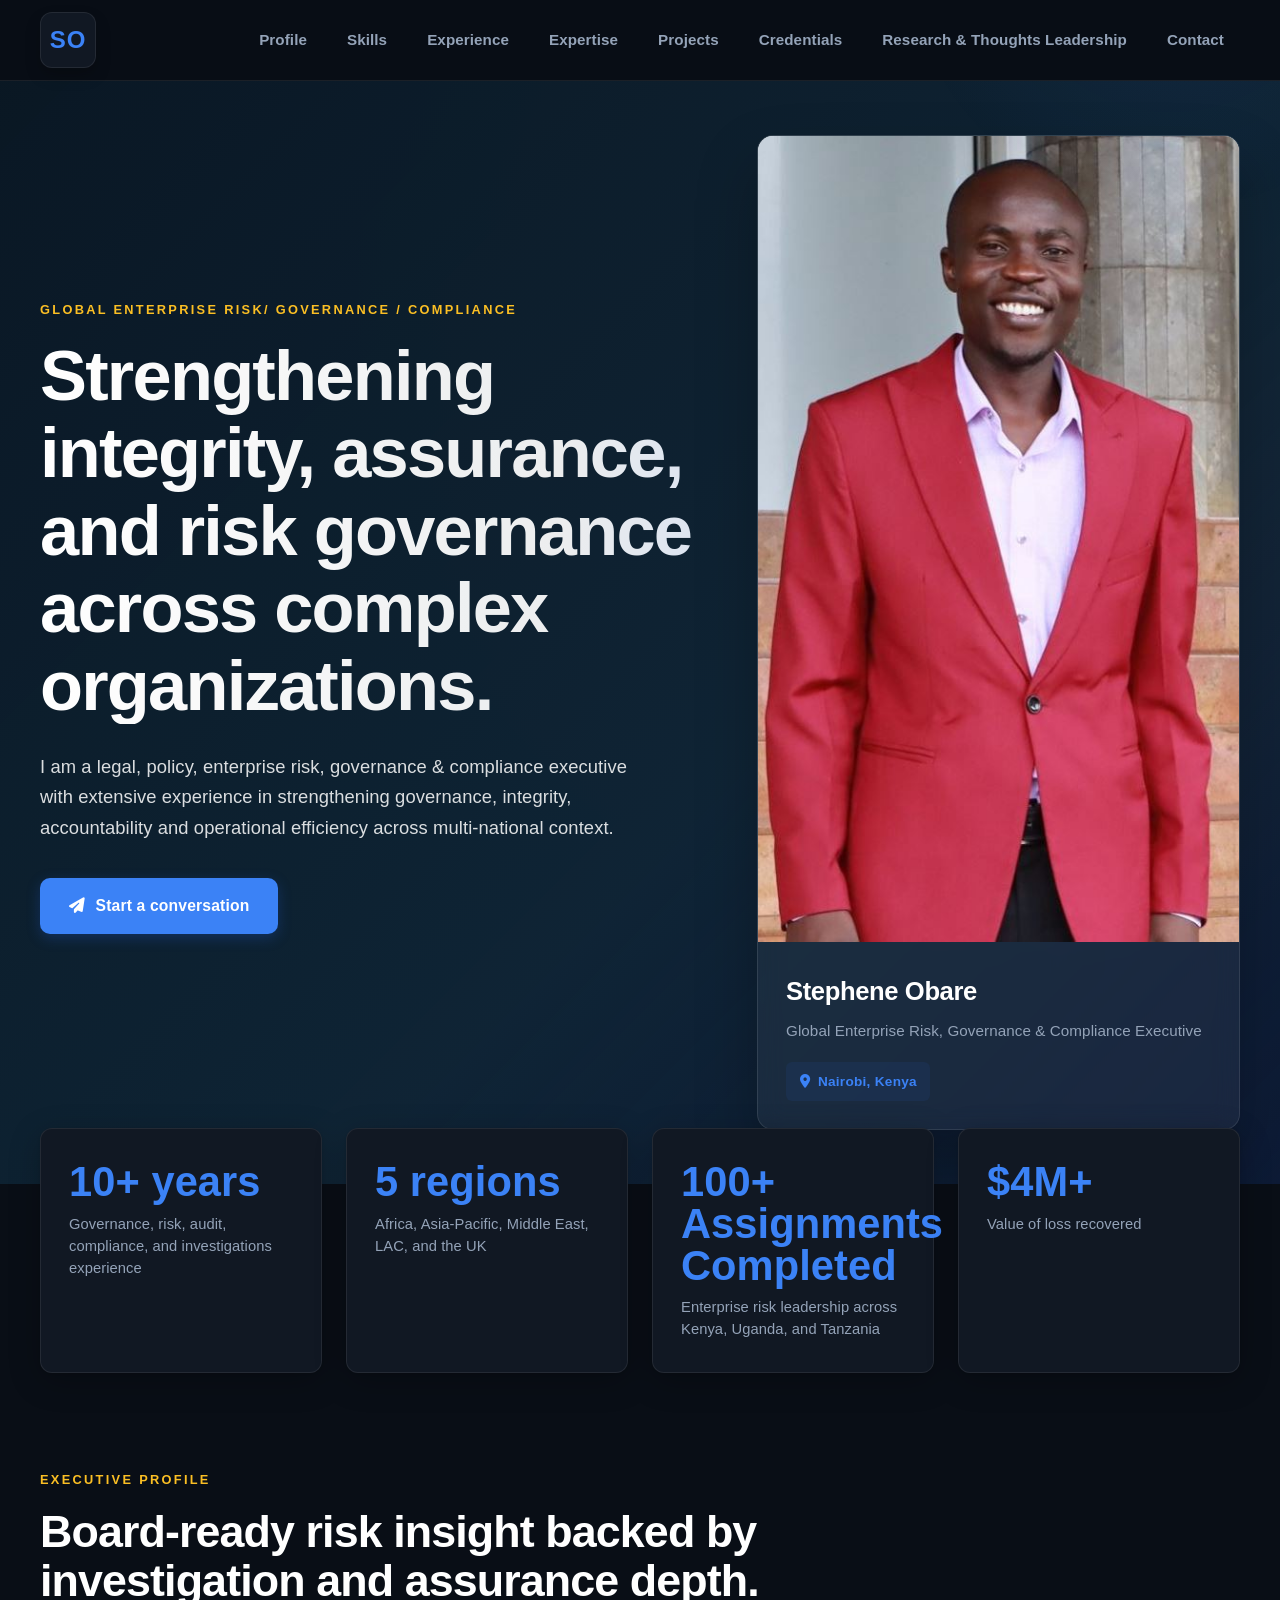
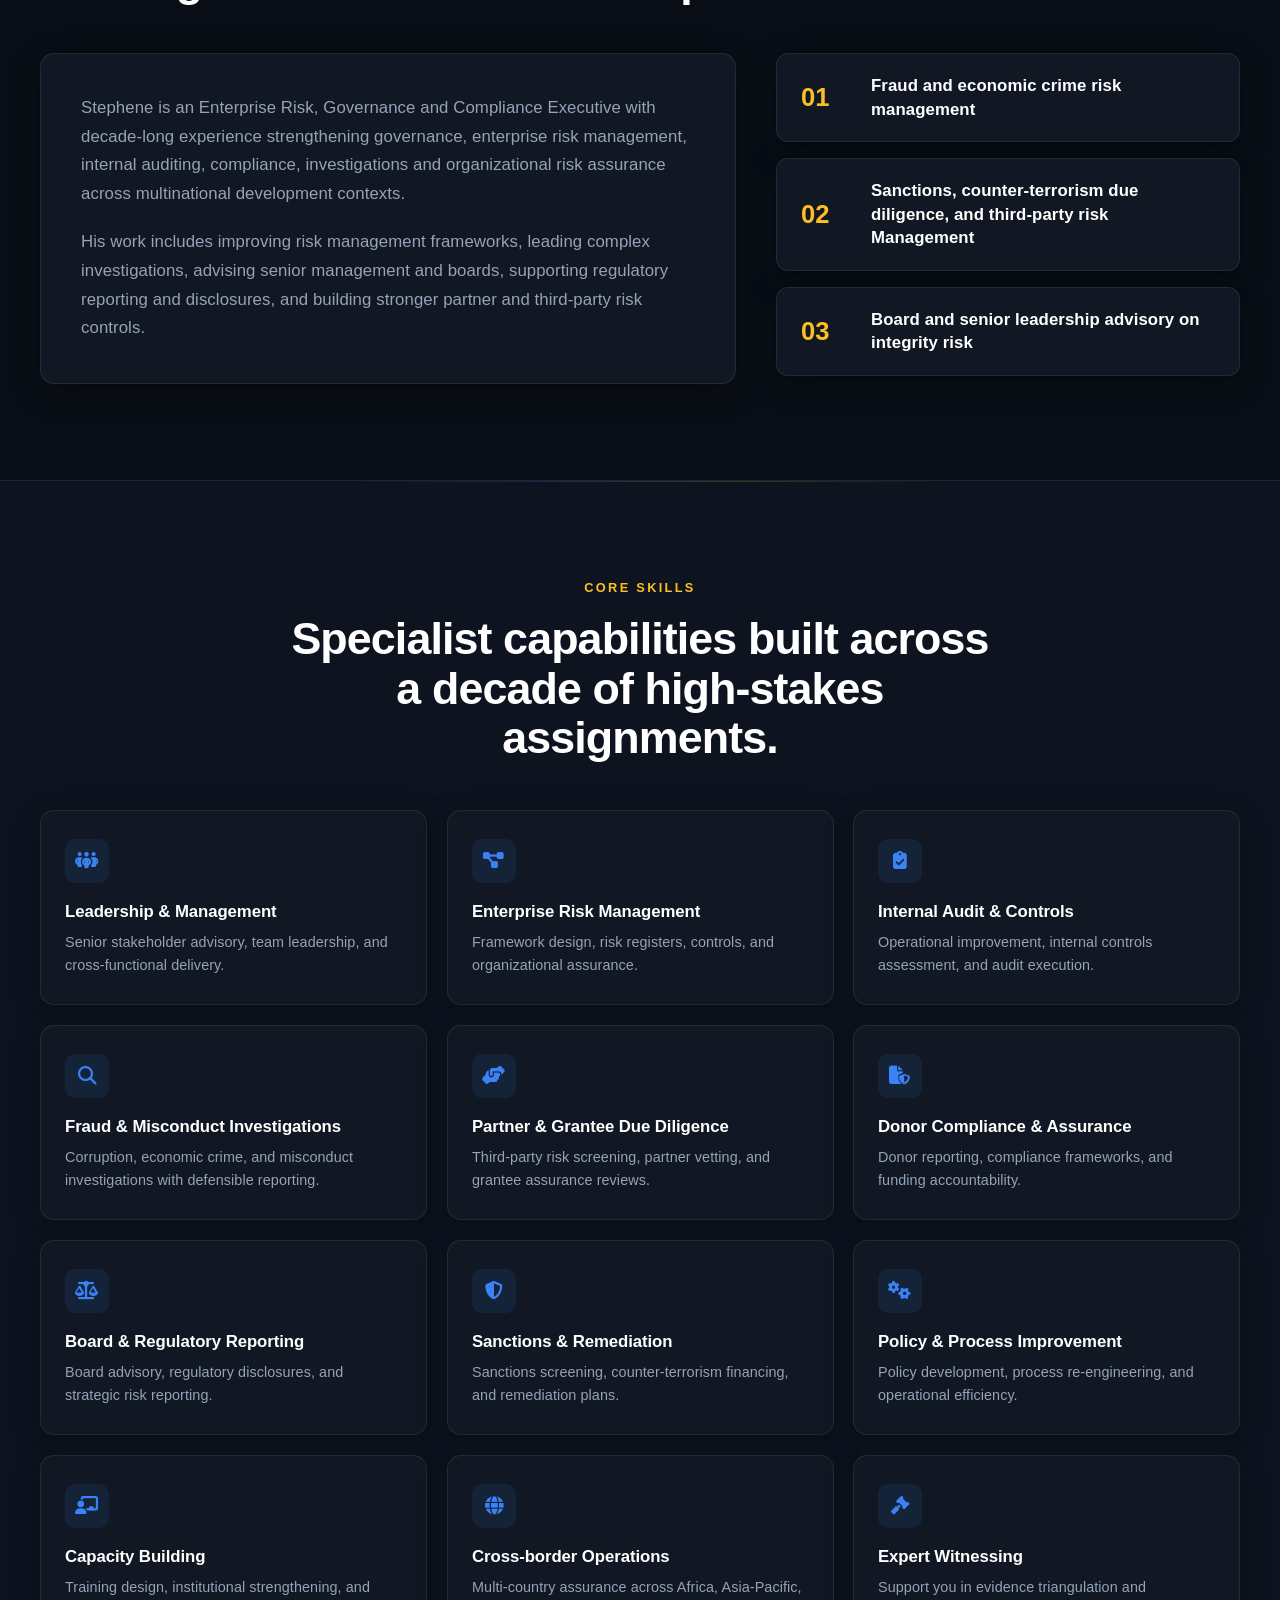
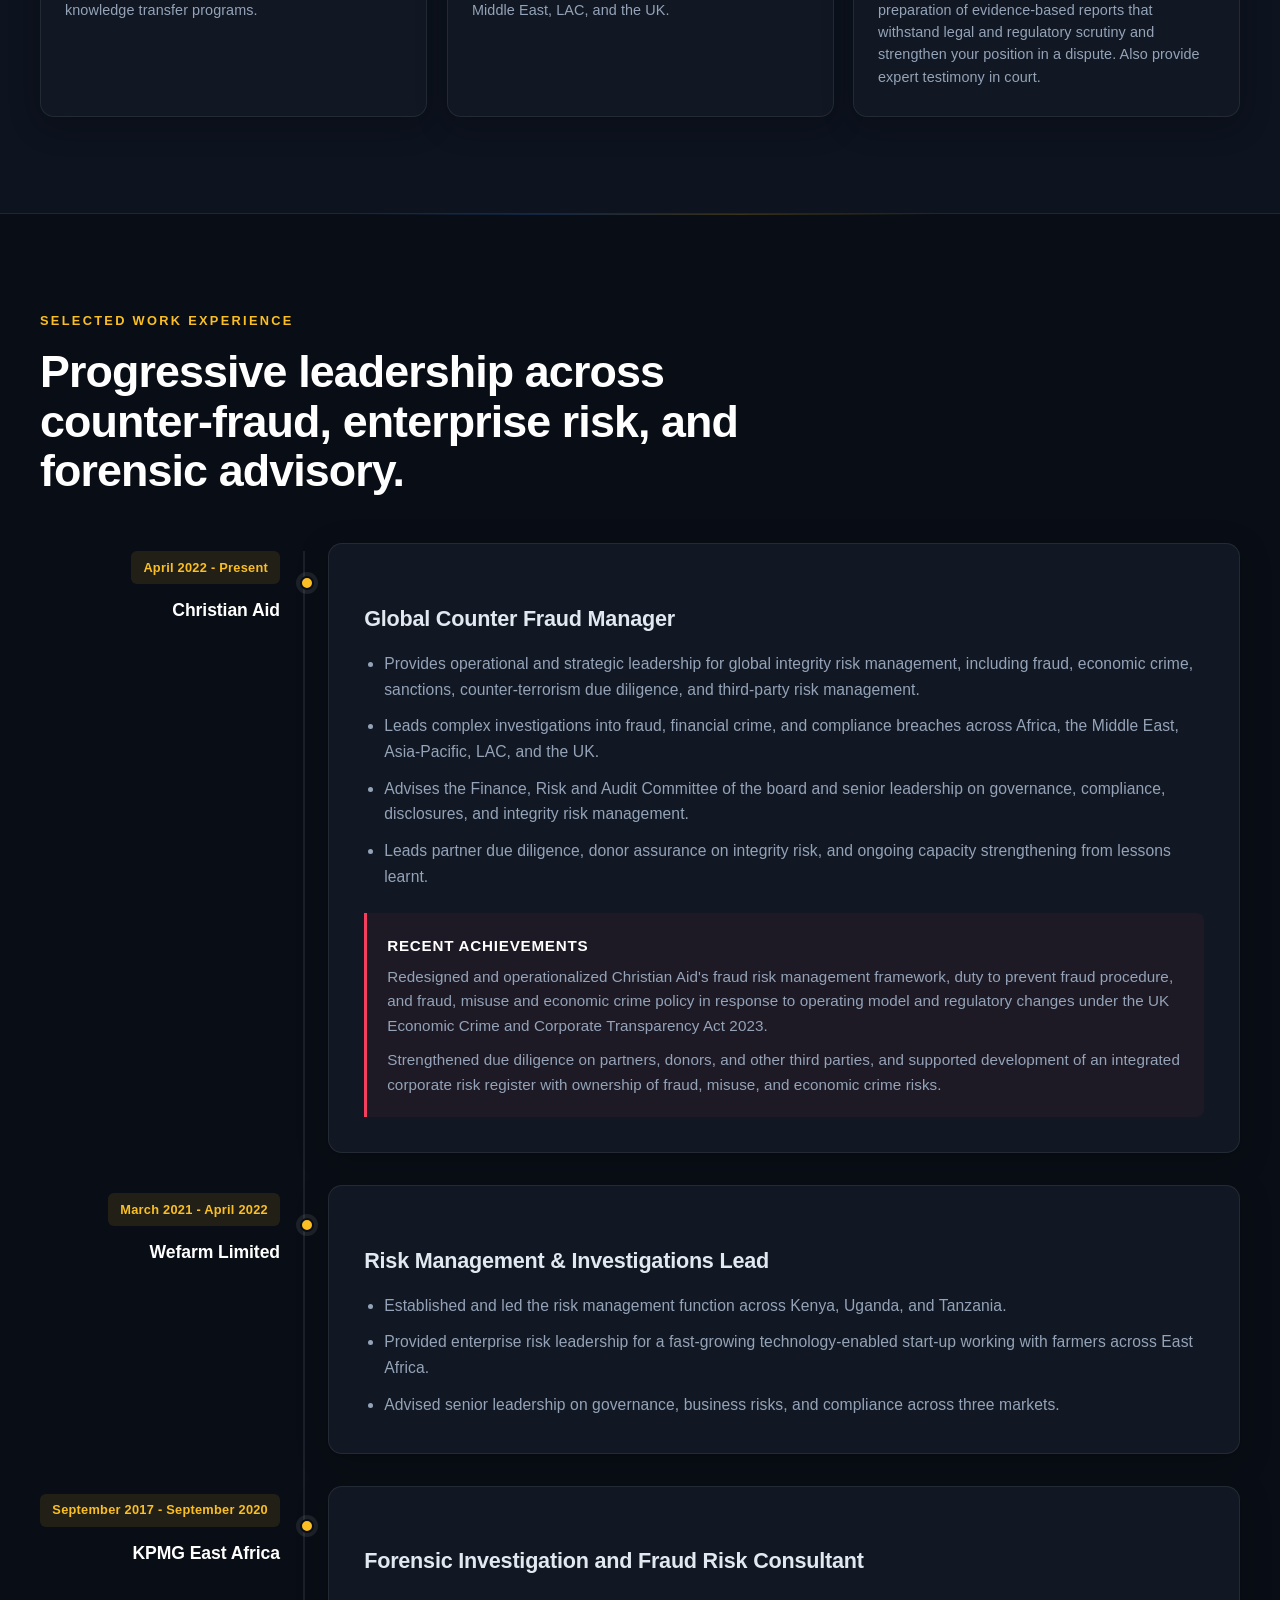
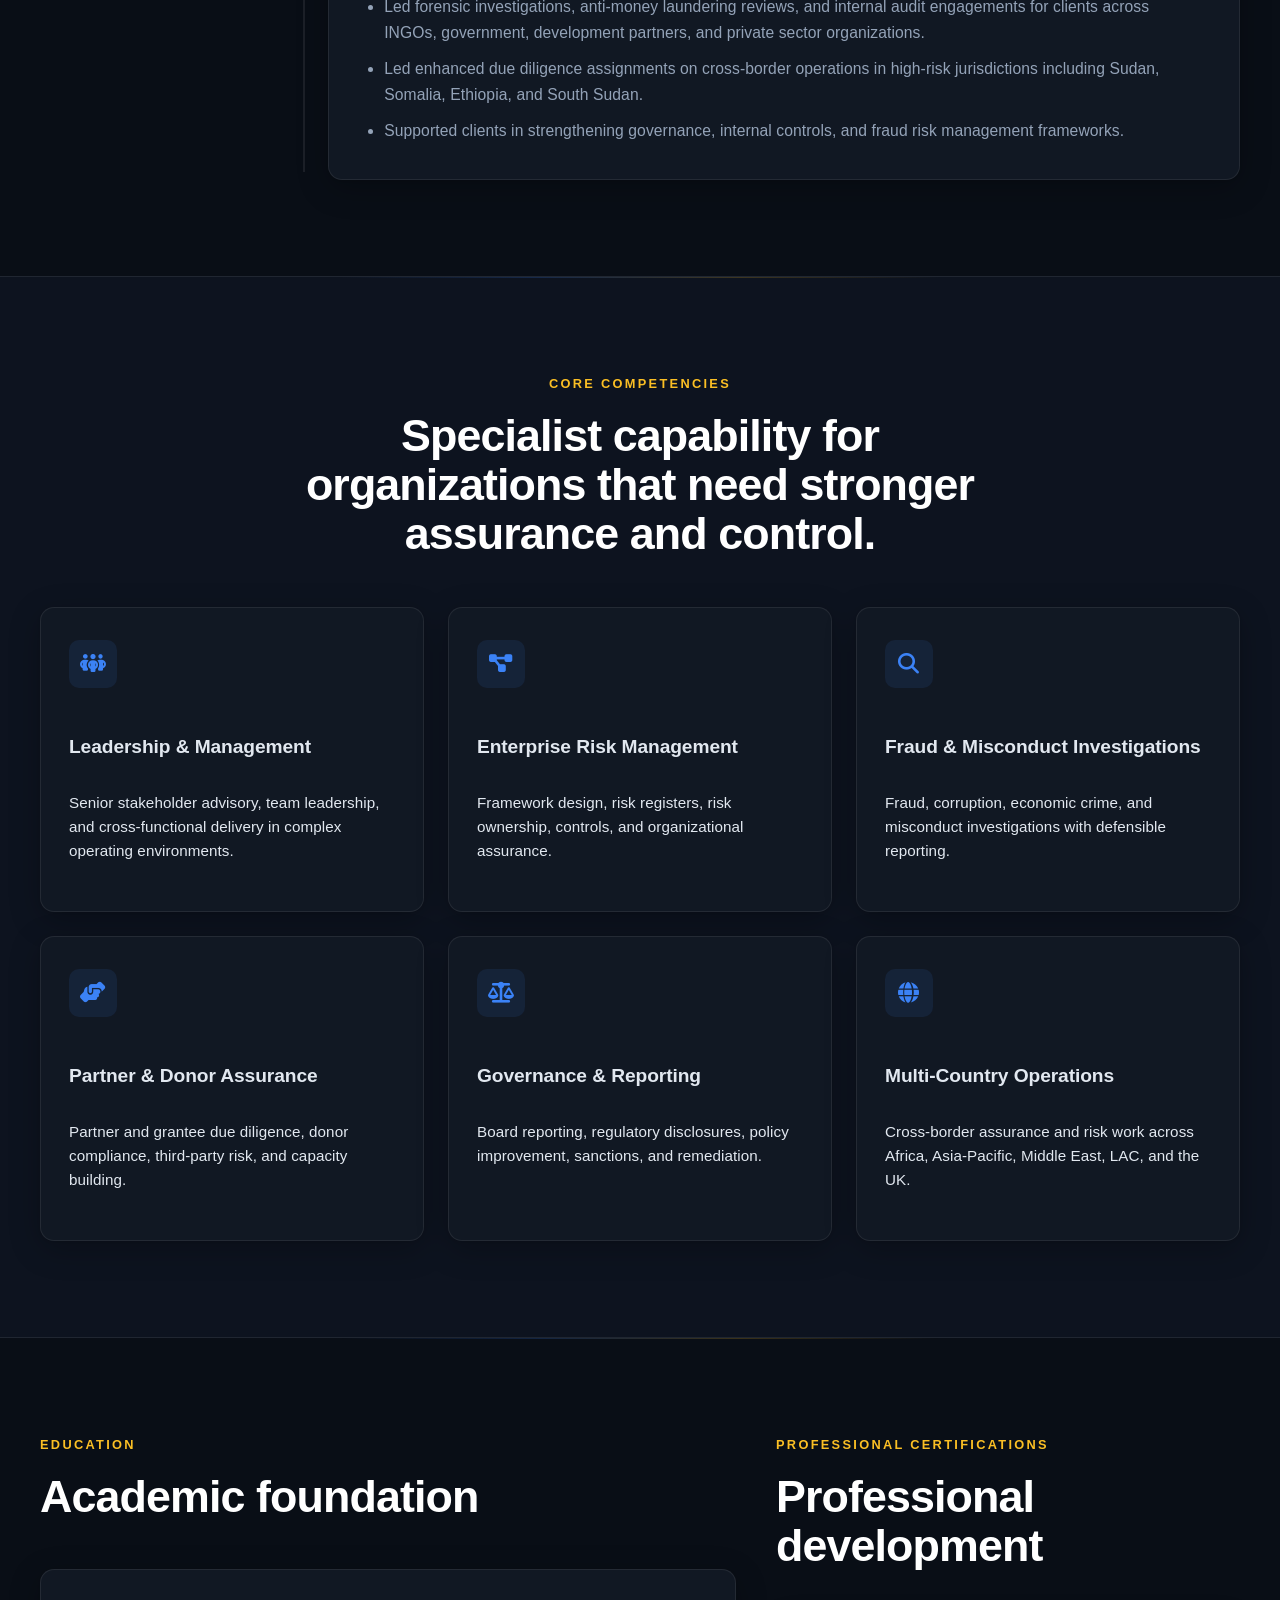
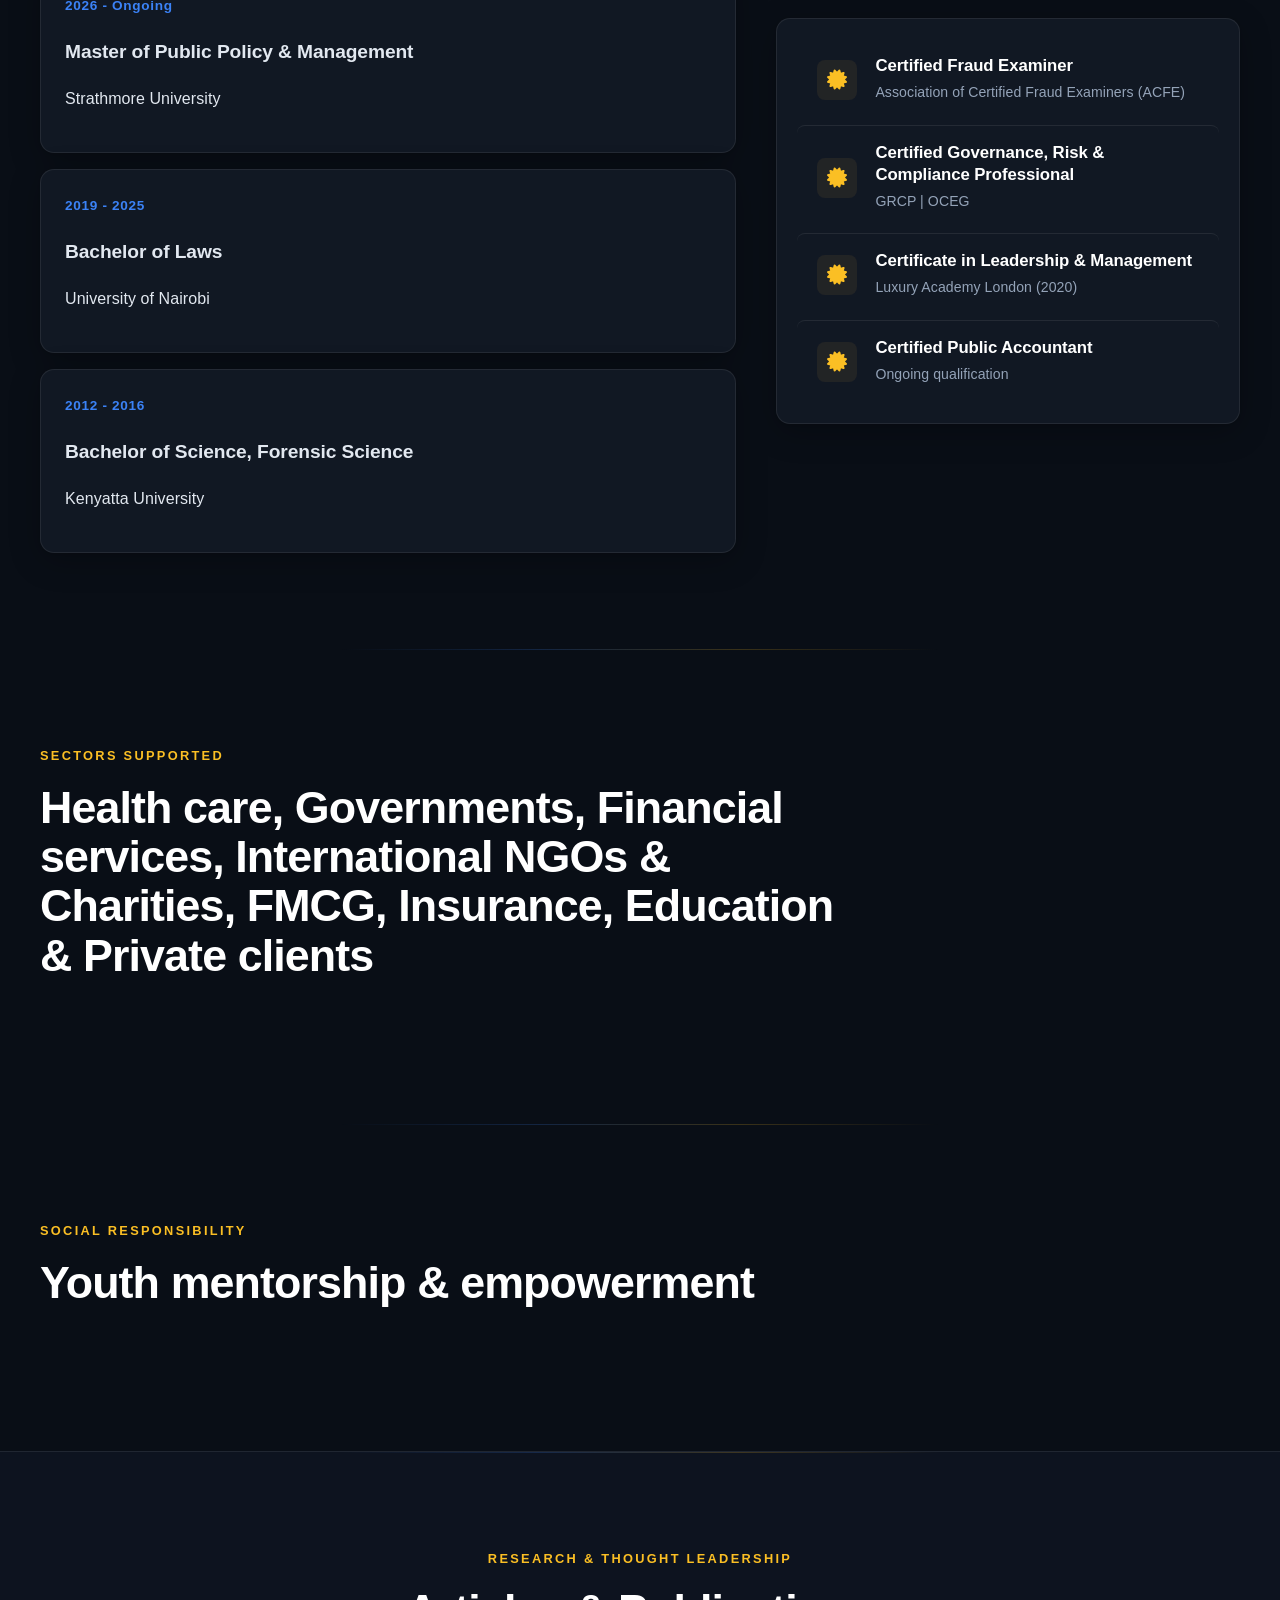
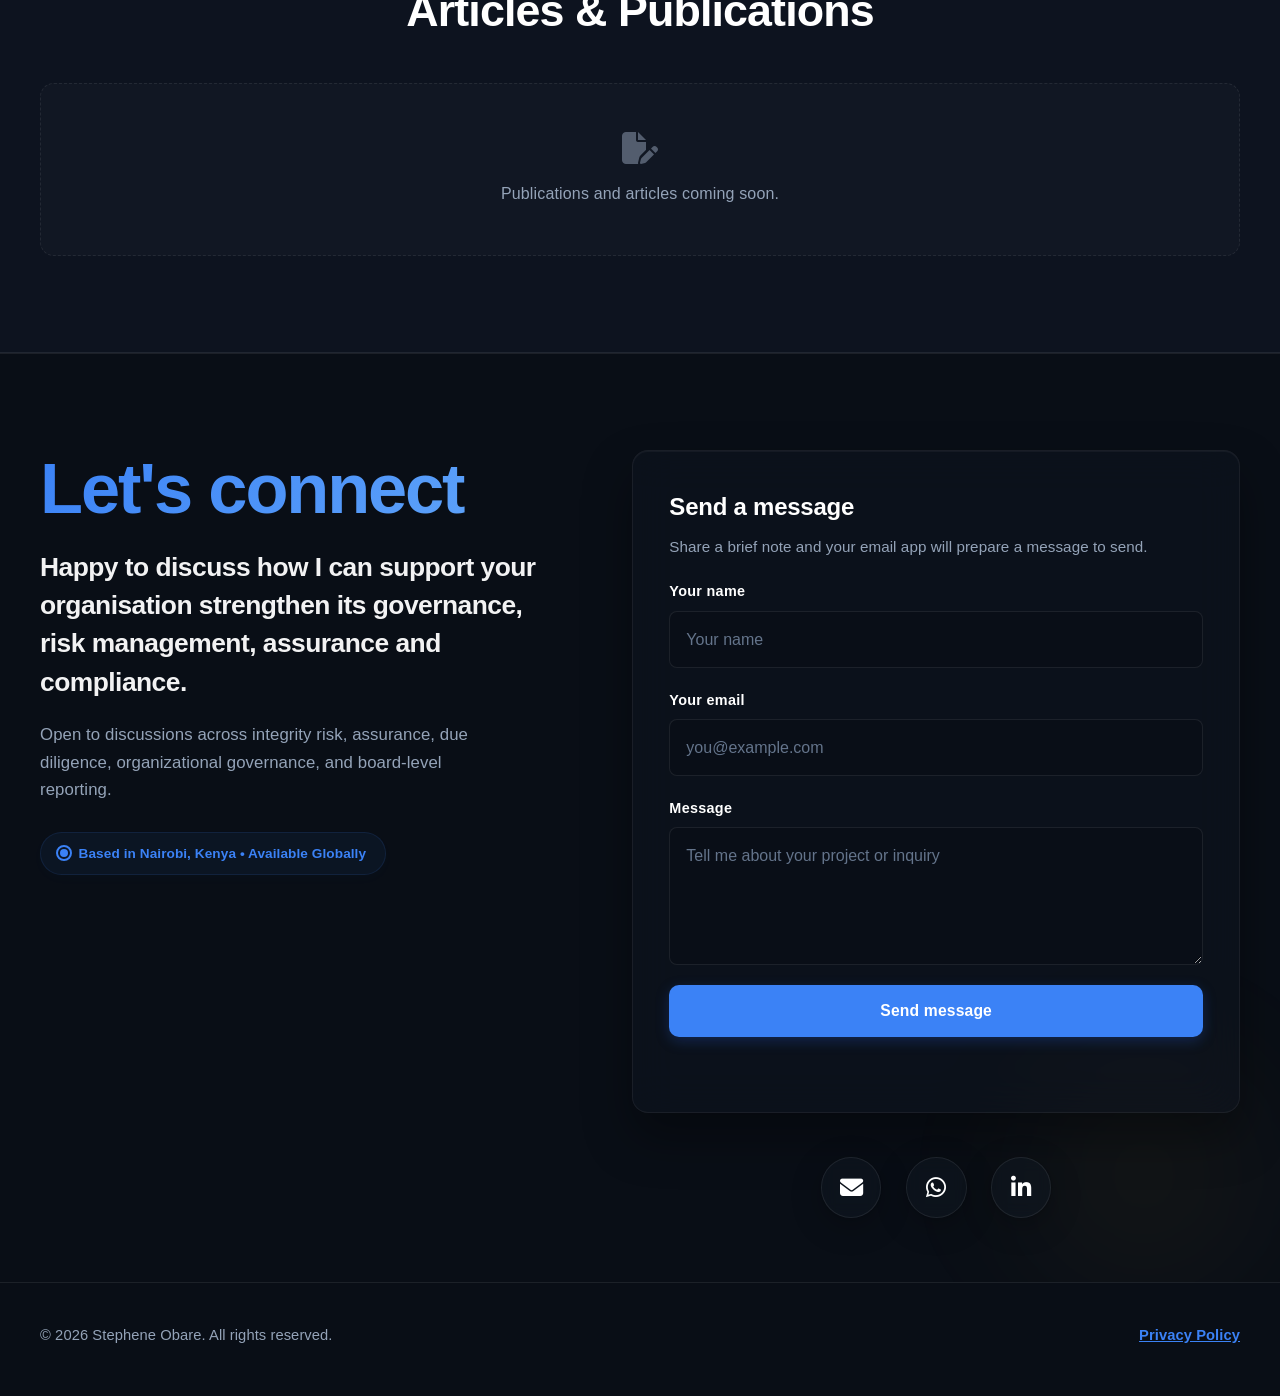
<file: index.html>
<!DOCTYPE html>
<html lang="en">
  <head>
    <meta charset="UTF-8" />
    <meta name="viewport" content="width=device-width, initial-scale=1.0" />
    <meta http-equiv="Content-Security-Policy" content="default-src 'self'; style-src 'self' https://fonts.googleapis.com https://cdnjs.cloudflare.com 'unsafe-inline'; font-src 'self' https://fonts.gstatic.com https://cdnjs.cloudflare.com; img-src 'self' data:; script-src 'self'; object-src 'none'; base-uri 'self'; frame-ancestors 'none'; form-action 'self' mailto:; connect-src 'none'; upgrade-insecure-requests" />
    <meta http-equiv="X-Content-Type-Options" content="nosniff" />
    <meta http-equiv="X-Frame-Options" content="DENY" />
    <meta http-equiv="Referrer-Policy" content="strict-origin-when-cross-origin" />
    <meta name="permissions-policy" content="geolocation=(), microphone=(), camera=(), payment=(), usb=(), bluetooth=()" />
    <meta http-equiv="Cross-Origin-Opener-Policy" content="same-origin" />
    
    <title>Stephene Obare | Enterprise Risk, Governance & Compliance Executive</title>
    <meta name="description" content="Professional portfolio of Stephene Obare, a global enterprise risk, governance, compliance, and counter-fraud executive based in Nairobi, Kenya." />
    <meta name="keywords" content="Stephene Obare, Enterprise Risk, Risk Management, Governance, Compliance, Counter Fraud, Forensic Audit, Global Risk Manager, Christian Aid, Nairobi, Kenya" />
    <meta name="author" content="Stephene Obare" />
    <meta name="robots" content="index, follow" />
    <link rel="canonical" href="https://www.stepheneobare.com" />

    <!-- Open Graph / Facebook -->
    <meta property="og:type" content="website" />
    <meta property="og:url" content="https://www.stepheneobare.com" />
    <meta property="og:title" content="Stephene Obare | Enterprise Risk, Governance & Compliance Executive" />
    <meta property="og:description" content="Professional portfolio of Stephene Obare, a global enterprise risk, governance, compliance, and counter-fraud executive based in Nairobi, Kenya." />
    <meta property="og:image" content="https://www.stepheneobare.com/Assets/photo.jpg" />

    <!-- Twitter -->
    <meta property="twitter:card" content="summary_large_image" />
    <meta property="twitter:url" content="https://www.stepheneobare.com" />
    <meta property="twitter:title" content="Stephene Obare | Enterprise Risk, Governance & Compliance Executive" />
    <meta property="twitter:description" content="Professional portfolio of Stephene Obare, a global enterprise risk, governance, compliance, and counter-fraud executive based in Nairobi, Kenya." />
    <meta property="twitter:image" content="https://www.stepheneobare.com/Assets/photo.jpg" />

    <!-- Schema.org JSON-LD Structured Data for Person -->
    <script type="application/ld+json">
    {
      "@context": "https://schema.org",
      "@type": "Person",
      "name": "Stephene Obare",
      "jobTitle": "Global Enterprise Risk, Governance & Compliance Executive",
      "description": "Global enterprise risk, governance, compliance and counter-fraud executive based in Nairobi, Kenya.",
      "url": "https://www.stepheneobare.com",
      "sameAs": [
        "https://www.linkedin.com/in/stepeheneoobare/"
      ],
      "address": {
        "@type": "PostalAddress",
        "addressLocality": "Nairobi",
        "addressCountry": "Kenya"
      },
      "alumniOf": [
        {
          "@type": "CollegeOrUniversity",
          "name": "University of Nairobi"
        },
        {
          "@type": "CollegeOrUniversity",
          "name": "Kenyatta University"
        },
        {
          "@type": "CollegeOrUniversity",
          "name": "Strathmore University"
        }
      ],
      "knowsAbout": [
        "Enterprise Risk Management",
        "Governance",
        "Compliance",
        "Counter Fraud",
        "Forensic Investigations",
        "Due Diligence",
        "Assurance"
      ]
    }
    </script>
    <link rel="preconnect" href="https://fonts.googleapis.com" />
    <link rel="preconnect" href="https://fonts.gstatic.com" crossorigin />
    <link href="https://fonts.googleapis.com/css2?family=Inter:opsz,wght@14..32,400;14..32,500;14..32,600;14..32,700;14..32,800&family=Outfit:wght@300;400;500;600;700;800;900&family=Plus+Jakarta+Sans:ital,wght@0,300..800;1,300..800&display=swap" rel="stylesheet" />
    <link rel="stylesheet" href="https://cdnjs.cloudflare.com/ajax/libs/font-awesome/6.5.2/css/all.min.css" integrity="sha512-SnH5WK+bZxgPHs44uWIX+LLJAJ9/2PkPKZ5QiAj6Ta86w+fsb2TkcmfRyVX3pBnMFcV7oQPJkl9QevSCWr3W6A==" crossorigin="anonymous" referrerpolicy="no-referrer" />
    <link rel="stylesheet" href="styles.css" />
  </head>
  <body>
    <header class="site-header">
      <nav class="nav container">
        <a href="#home" class="logo" aria-label="Stephene Obare home">SO</a>
        <button class="nav-toggle" aria-label="Toggle navigation" aria-expanded="false">
          <span></span>
          <span></span>
          <span></span>
        </button>
        <div class="nav-links">
          <a href="#profile">Profile</a>
          <a href="#skills">Skills</a>
          <a href="#experience">Experience</a>
          <a href="#expertise">Expertise</a>
          <a href="#projects">Projects</a>
          <a href="#credentials">Credentials</a>
          <a href="#research-thoughts">Research & Thoughts Leadership</a>
          <a href="#contact">Contact</a>
        </div>
      </nav>
    </header>

    <main id="home">
      <section class="hero-shell">
        <div class="hero container">
          <div class="hero-copy">
            <p class="eyebrow">Global Enterprise Risk/ Governance / Compliance</p>
            <h1>Strengthening integrity, assurance, and risk governance across complex organizations.</h1>
            <p class="hero-text">
              I am a legal, policy, enterprise risk, governance & compliance executive with extensive experience in strengthening governance, integrity, accountability and operational efficiency across multi-national context.
            </p>
            <div class="hero-actions">
              <a href="#contact" class="btn btn-primary"><i class="fa-solid fa-paper-plane" aria-hidden="true"></i>Start a conversation</a>
            </div>
          </div>

          <aside class="profile-card" aria-label="Stephene Obare profile summary">
            <div class="portrait-frame">
              <img src="Assets/photo.jpg" alt="Portrait of Stephene Obare" />
            </div>
            <div class="profile-card__body">
              <p class="profile-name">Stephene Obare</p>
              <p>Global Enterprise Risk, Governance & Compliance Executive</p>
              <span class="profile-location"><i class="fa-solid fa-location-dot" aria-hidden="true"></i>Nairobi, Kenya</span>
            </div>
          </aside>
        </div>
      </section>

      <section class="impact-strip" data-reveal>
        <div class="container impact-grid">
          <div><strong>10+ years</strong><span>Governance, risk, audit, compliance, and investigations experience</span></div>
          <div><strong>5 regions</strong><span>Africa, Asia-Pacific, Middle East, LAC, and the UK</span></div>
          <div><strong>100+ Assignments Completed</strong><span>Enterprise risk leadership across Kenya, Uganda, and Tanzania</span></div>
          <div><strong>$4M+</strong><span>Value of loss recovered</span></div>
        </div>
      </section>

      <section id="profile" class="section container" data-reveal>
        <div class="section-heading">
          <p class="eyebrow">Executive profile</p>
          <h2>Board-ready risk insight backed by investigation and assurance depth.</h2>
        </div>
        <div class="profile-grid">
          <div class="feature-panel">
            <p>
              Stephene is an Enterprise Risk, Governance and Compliance Executive with decade-long experience strengthening governance, enterprise risk management, internal auditing, compliance, investigations and organizational risk assurance across multinational development contexts.
            </p>
            <p>
              His work includes improving risk management frameworks, leading complex investigations, advising senior management and boards, supporting regulatory reporting and disclosures, and building stronger partner and third-party risk controls.
            </p>
          </div>
          <div class="focus-list" aria-label="Current executive focus areas">
            <div><span>01</span><p>Fraud and economic crime risk management</p></div>
            <div><span>02</span><p>Sanctions, counter-terrorism due diligence, and third-party risk Management</p></div>
            <div><span>03</span><p>Board and senior leadership advisory on integrity risk</p></div>
          </div>
        </div>
      </section>

      <section id="skills" class="section section-alt" data-reveal>
        <div class="container">
          <div class="section-heading section-heading--center">
            <p class="eyebrow">Core skills</p>
            <h2>Specialist capabilities built across a decade of high-stakes assignments.</h2>
          </div>
          <div class="skills-grid">
            <div class="skill-card" style="--i:0">
              <div class="skill-card__icon"><i class="fa-solid fa-people-group" aria-hidden="true"></i></div>
              <h3>Leadership & Management</h3>
              <p>Senior stakeholder advisory, team leadership, and cross-functional delivery.</p>
            </div>
            <div class="skill-card" style="--i:1">
              <div class="skill-card__icon"><i class="fa-solid fa-diagram-project" aria-hidden="true"></i></div>
              <h3>Enterprise Risk Management</h3>
              <p>Framework design, risk registers, controls, and organizational assurance.</p>
            </div>
            <div class="skill-card" style="--i:2">
              <div class="skill-card__icon"><i class="fa-solid fa-clipboard-check" aria-hidden="true"></i></div>
              <h3>Internal Audit & Controls</h3>
              <p>Operational improvement, internal controls assessment, and audit execution.</p>
            </div>
            <div class="skill-card" style="--i:3">
              <div class="skill-card__icon"><i class="fa-solid fa-magnifying-glass" aria-hidden="true"></i></div>
              <h3>Fraud & Misconduct Investigations</h3>
              <p>Corruption, economic crime, and misconduct investigations with defensible reporting.</p>
            </div>
            <div class="skill-card" style="--i:4">
              <div class="skill-card__icon"><i class="fa-solid fa-handshake-angle" aria-hidden="true"></i></div>
              <h3>Partner & Grantee Due Diligence</h3>
              <p>Third-party risk screening, partner vetting, and grantee assurance reviews.</p>
            </div>
            <div class="skill-card" style="--i:5">
              <div class="skill-card__icon"><i class="fa-solid fa-file-shield" aria-hidden="true"></i></div>
              <h3>Donor Compliance & Assurance</h3>
              <p>Donor reporting, compliance frameworks, and funding accountability.</p>
            </div>
            <div class="skill-card" style="--i:6">
              <div class="skill-card__icon"><i class="fa-solid fa-scale-balanced" aria-hidden="true"></i></div>
              <h3>Board & Regulatory Reporting</h3>
              <p>Board advisory, regulatory disclosures, and strategic risk reporting.</p>
            </div>
            <div class="skill-card" style="--i:7">
              <div class="skill-card__icon"><i class="fa-solid fa-shield-halved" aria-hidden="true"></i></div>
              <h3>Sanctions & Remediation</h3>
              <p>Sanctions screening, counter-terrorism financing, and remediation plans.</p>
            </div>
            <div class="skill-card" style="--i:8">
              <div class="skill-card__icon"><i class="fa-solid fa-gears" aria-hidden="true"></i></div>
              <h3>Policy & Process Improvement</h3>
              <p>Policy development, process re-engineering, and operational efficiency.</p>
            </div>
            <div class="skill-card" style="--i:9">
              <div class="skill-card__icon"><i class="fa-solid fa-chalkboard-user" aria-hidden="true"></i></div>
              <h3>Capacity Building</h3>
              <p>Training design, institutional strengthening, and knowledge transfer programs.</p>
            </div>
            <div class="skill-card" style="--i:10">
              <div class="skill-card__icon"><i class="fa-solid fa-globe" aria-hidden="true"></i></div>
              <h3>Cross-border Operations</h3>
              <p>Multi-country assurance across Africa, Asia-Pacific, Middle East, LAC, and the UK.</p>
            </div>
          <div class="skill-card" style="--i:11">
  <div class="skill-card__icon"><i class="fa-solid fa-gavel" aria-hidden="true"></i></div>
  <h3>Expert Witnessing</h3>
  <p>Support you in evidence triangulation and preparation of evidence‑based reports that withstand legal and regulatory scrutiny and strengthen your position in a dispute. Also provide expert testimony in court.</p>
</div>
</div>
        </div>
      </section>

      <section id="experience" class="section" data-reveal>
        <div class="container">
          <div class="section-heading">
            <p class="eyebrow">Selected work experience</p>
            <h2>Progressive leadership across counter-fraud, enterprise risk, and forensic advisory.</h2>
          </div>

          <div class="timeline">
            <article class="timeline-item">
              <div class="timeline-meta"><span>April 2022 - Present</span><strong>Christian Aid</strong></div>
              <div class="timeline-card">
                <h3>Global Counter Fraud Manager</h3>
                <ul>
                  <li>Provides operational and strategic leadership for global integrity risk management, including fraud, economic crime, sanctions, counter-terrorism due diligence, and third-party risk management.</li>
                  <li>Leads complex investigations into fraud, financial crime, and compliance breaches across Africa, the Middle East, Asia-Pacific, LAC, and the UK.</li>
                  <li>Advises the Finance, Risk and Audit Committee of the board and senior leadership on governance, compliance, disclosures, and integrity risk management.</li>
                  <li>Leads partner due diligence, donor assurance on integrity risk, and ongoing capacity strengthening from lessons learnt.</li>
                </ul>
                <div class="achievement-box">
                  <strong>Recent achievements</strong>
                  <p>Redesigned and operationalized Christian Aid's fraud risk management framework, duty to prevent fraud procedure, and fraud, misuse and economic crime policy in response to operating model and regulatory changes under the UK Economic Crime and Corporate Transparency Act 2023.</p>
                  <p>Strengthened due diligence on partners, donors, and other third parties, and supported development of an integrated corporate risk register with ownership of fraud, misuse, and economic crime risks.</p>
                </div>
              </div>
            </article>

            <article class="timeline-item">
              <div class="timeline-meta"><span>March 2021 - April 2022</span><strong>Wefarm Limited</strong></div>
              <div class="timeline-card">
                <h3>Risk Management & Investigations Lead</h3>
                <ul>
                  <li>Established and led the risk management function across Kenya, Uganda, and Tanzania.</li>
                  <li>Provided enterprise risk leadership for a fast-growing technology-enabled start-up working with farmers across East Africa.</li>
                  <li>Advised senior leadership on governance, business risks, and compliance across three markets.</li>
                </ul>
              </div>
            </article>

            <article class="timeline-item">
              <div class="timeline-meta"><span>September 2017 - September 2020</span><strong>KPMG East Africa</strong></div>
              <div class="timeline-card">
                <h3>Forensic Investigation and Fraud Risk Consultant</h3>
                <ul>
                  <li>Led forensic investigations, anti-money laundering reviews, and internal audit engagements for clients across INGOs, government, development partners, and private sector organizations.</li>
                  <li>Led enhanced due diligence assignments on cross-border operations in high-risk jurisdictions including Sudan, Somalia, Ethiopia, and South Sudan.</li>
                  <li>Supported clients in strengthening governance, internal controls, and fraud risk management frameworks.</li>
                </ul>
              </div>
            </article>
          </div>
        </div>
      </section>

      <section id="expertise" class="section section-alt" data-reveal>
        <div class="container">
          <div class="section-heading section-heading--center">
            <p class="eyebrow">Core competencies</p>
            <h2>Specialist capability for organizations that need stronger assurance and control.</h2>
          </div>
          <div class="competency-grid">
            <article><i class="fa-solid fa-people-group" aria-hidden="true"></i><h3>Leadership &amp; Management</h3><p>Senior stakeholder advisory, team leadership, and cross-functional delivery in complex operating environments.</p></article>
            <article><i class="fa-solid fa-diagram-project" aria-hidden="true"></i><h3>Enterprise Risk Management</h3><p>Framework design, risk registers, risk ownership, controls, and organizational assurance.</p></article>
            <article><i class="fa-solid fa-magnifying-glass" aria-hidden="true"></i><h3>Fraud &amp; Misconduct Investigations</h3><p>Fraud, corruption, economic crime, and misconduct investigations with defensible reporting.</p></article>
            <article><i class="fa-solid fa-handshake-angle" aria-hidden="true"></i><h3>Partner &amp; Donor Assurance</h3><p>Partner and grantee due diligence, donor compliance, third-party risk, and capacity building.</p></article>
            <article><i class="fa-solid fa-scale-balanced" aria-hidden="true"></i><h3>Governance &amp; Reporting</h3><p>Board reporting, regulatory disclosures, policy improvement, sanctions, and remediation.</p></article>
            <article><i class="fa-solid fa-globe" aria-hidden="true"></i><h3>Multi-Country Operations</h3><p>Cross-border assurance and risk work across Africa, Asia-Pacific, Middle East, LAC, and the UK.</p></article>
          </div>
        </div>
      </section>

      <section id="credentials" class="section" data-reveal>
        <div class="container credentials-grid">
          <div>
            <div class="section-heading"><p class="eyebrow">Education</p><h2>Academic foundation</h2></div>
            <div class="stack-list">
              <article><span>2026 - Ongoing</span><h3>Master of Public Policy & Management</h3><p>Strathmore University</p></article>
              <article><span>2019 - 2025</span><h3>Bachelor of Laws</h3><p>University of Nairobi</p></article>
              <article><span>2012 - 2016</span><h3>Bachelor of Science, Forensic Science</h3><p>Kenyatta University</p></article>
            </div>
          </div>
          <div>
            <div class="section-heading"><p class="eyebrow">Professional certifications</p><h2>Professional development</h2></div>
            <div class="certifications-list">
              <div class="cert-item">
                <span class="cert-icon"><i class="fa-solid fa-certificate"></i></span>
                <div class="cert-content">
                  <h3>Certified Fraud Examiner</h3>
                  <p>Association of Certified Fraud Examiners (ACFE)</p>
                </div>
              </div>
              <div class="cert-item">
                <span class="cert-icon"><i class="fa-solid fa-certificate"></i></span>
                <div class="cert-content">
                  <h3>Certified Governance, Risk & Compliance Professional</h3>
                  <p>GRCP | OCEG</p>
                </div>
              </div>
              <div class="cert-item">
                <span class="cert-icon"><i class="fa-solid fa-certificate"></i></span>
                <div class="cert-content">
                  <h3>Certificate in Leadership & Management</h3>
                  <p>Luxury Academy London (2020)</p>
                </div>
              </div>
              <div class="cert-item">
                <span class="cert-icon"><i class="fa-solid fa-certificate"></i></span>
                <div class="cert-content">
                  <h3>Certified Public Accountant</h3>
                  <p>Ongoing qualification</p>
                </div>
              </div>
            </div>
          </div>
        </div>
      </section>

    <section id="sectors" class="section" data-reveal>
      <div class="container">
        <div class="section-heading">
          <p class="eyebrow">Sectors supported</p>
          <h2>Health care, Governments, Financial services, International NGOs & Charities, FMCG, Insurance, Education & Private clients</h2>
        </div>
      </div>
    </section>

    <section id="social-responsibility" class="section" data-reveal>
      <div class="container">
        <div class="section-heading">
          <p class="eyebrow">Social responsibility</p>
          <h2>Youth mentorship & empowerment</h2>
        </div>
      </div>
    </section>

    <section id="research-thoughts" class="section section-alt" data-reveal>
      <div class="container">
        <div class="section-heading section-heading--center">
          <p class="eyebrow">Research & Thought Leadership</p>
          <h2>Articles & Publications</h2>
        </div>
        <div class="research-empty">
          <i class="fa-solid fa-file-pen" aria-hidden="true"></i>
          <p>Publications and articles coming soon.</p>
        </div>
      </div>
    </section>

    <section id="contact" class="section contact-section" data-reveal>
          <div class="container contact-shell">
            <div class="contact-overview">
              <div class="contact-copy">
                <span class="contact-accent-heading">Let's connect</span>
                <h2>Happy to discuss how I can support your organisation strengthen its governance, risk management, assurance and compliance.</h2>
                <p>Open to discussions across integrity risk, assurance, due diligence, organizational governance, and board-level reporting.</p>
                <div class="contact-location-badge">
                  <span class="pulse-dot"></span>
                  <span>Based in Nairobi, Kenya &bull; Available Globally</span>
                </div>
              </div>
            </div>
            <div class="contact-actions">
              <form class="contact-form" id="contactForm">
                <div class="form-heading">
                  <h3>Send a message</h3>
                  <p>Share a brief note and your email app will prepare a message to send.</p>
                </div>
                <div class="form-group">
                  <label for="contact-name">Your name</label>
                  <input id="contact-name" name="name" type="text" placeholder="Your name" required maxlength="100" autocomplete="name" />
                </div>
                <div class="form-group">
                  <label for="contact-email">Your email</label>
                  <input id="contact-email" name="email" type="email" placeholder="you@example.com" required maxlength="254" autocomplete="email" pattern="[^\s@]+@[^\s@]+\.[^\s@]+" />
                </div>
                <div class="form-group">
                  <label for="contact-message">Message</label>
                  <textarea id="contact-message" name="message" rows="4" placeholder="Tell me about your project or inquiry" required maxlength="2000"></textarea>
                </div>
                <button type="submit" class="btn btn-primary">Send message</button>
                <p id="contact-status" class="form-status" aria-live="polite"></p>
              </form>
              <div class="contact-icons-only" aria-label="Direct contact links">
                <a class="contact-icon-btn email" href="mailto:stepheneobare1@gmail.com" title="Email Stephene" aria-label="Email Stephene">
                  <i class="fa-solid fa-envelope"></i>
                </a>
                <a class="contact-icon-btn whatsapp" href="https://wa.me/254719868960?text=Hello%20Stephene%2C%20I%20would%20love%20to%20connect." target="_blank" rel="noopener noreferrer" title="WhatsApp Stephene" aria-label="WhatsApp Stephene">
                  <i class="fa-brands fa-whatsapp"></i>
                </a>
                <a class="contact-icon-btn linkedin" href="https://www.linkedin.com/in/stepeheneoobare/" target="_blank" rel="noopener noreferrer" title="LinkedIn Profile" aria-label="LinkedIn Profile">
                  <i class="fa-brands fa-linkedin-in"></i>
                </a>
              </div>
            </div>
          </div>
        </section>
</main>

    <footer class="site-footer">
      <div class="container footer-content">
        <p>&copy; <span id="year"></span> Stephene Obare. All rights reserved.</p>
        <p><a href="privacy.html" style="color: var(--accent); font-weight: 700; text-decoration: underline;">Privacy Policy</a></p>
      </div>
    </footer>

    <script src="script.js"></script>
  </body>
</html>
</file>
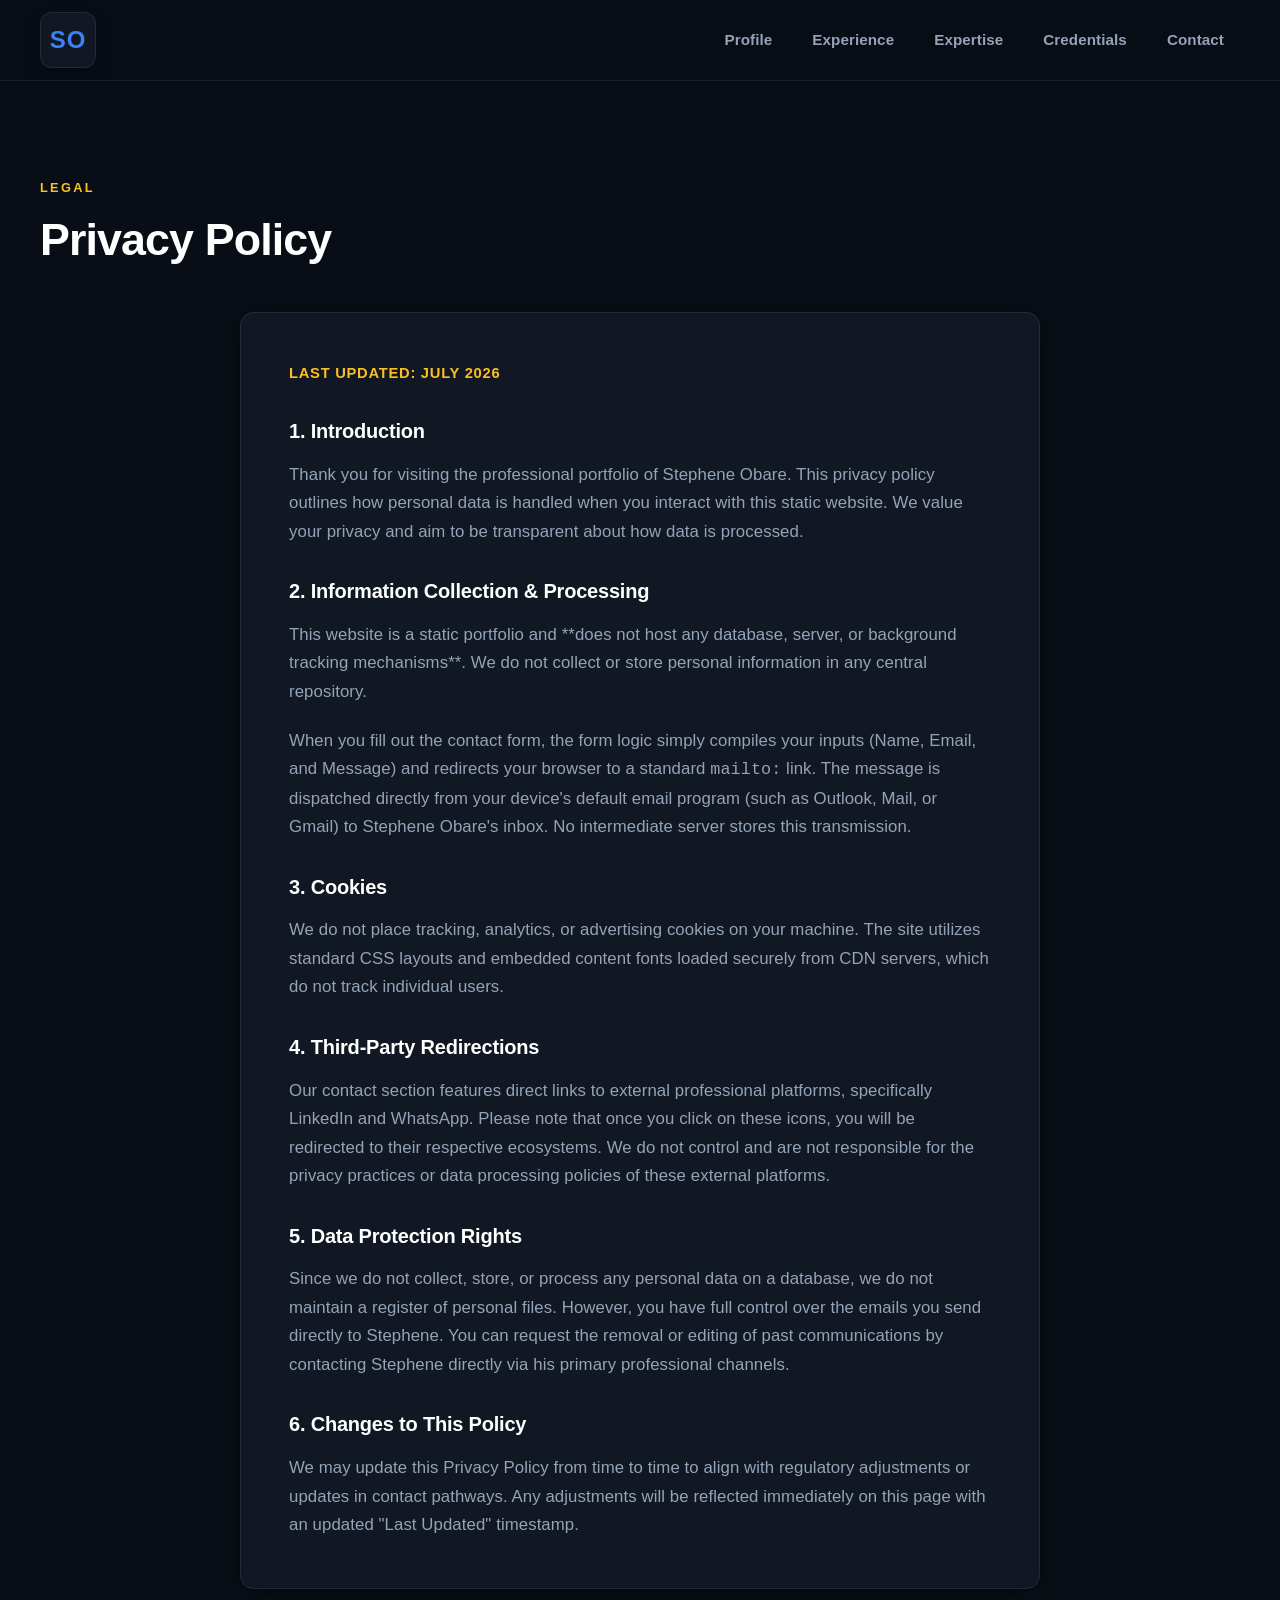
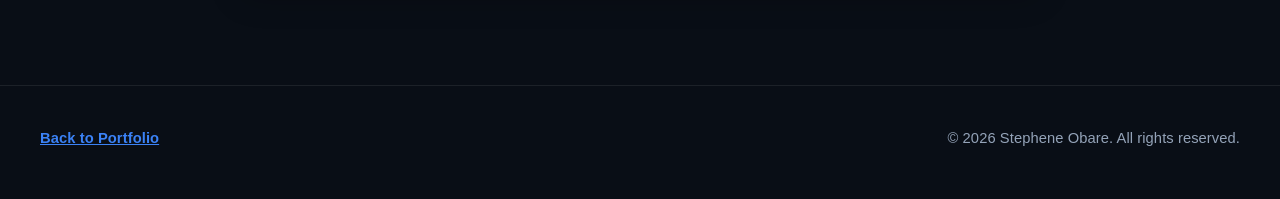
<file: privacy.html>
<!DOCTYPE html>
<html lang="en">
  <head>
    <meta charset="UTF-8" />
    <meta name="viewport" content="width=device-width, initial-scale=1.0" />
    <meta http-equiv="Content-Security-Policy" content="default-src 'self'; style-src 'self' https://fonts.googleapis.com https://cdnjs.cloudflare.com 'unsafe-inline'; font-src 'self' https://fonts.gstatic.com https://cdnjs.cloudflare.com; img-src 'self' data:; script-src 'self'; object-src 'none'; base-uri 'self'; frame-ancestors 'none'; form-action 'self' mailto:; connect-src 'none'; upgrade-insecure-requests" />
    <meta http-equiv="X-Content-Type-Options" content="nosniff" />
    <meta http-equiv="X-Frame-Options" content="DENY" />
    <meta http-equiv="Referrer-Policy" content="strict-origin-when-cross-origin" />
    <meta name="permissions-policy" content="geolocation=(), microphone=(), camera=(), payment=(), usb=(), bluetooth=()" />
    <meta http-equiv="Cross-Origin-Opener-Policy" content="same-origin" />
    <title>Privacy Policy | Stephene Obare</title>
    <meta name="description" content="Privacy Policy for the professional portfolio website of Stephene Obare." />
    <meta name="keywords" content="Stephene Obare, Privacy Policy, Risk Management Portfolio" />
    <meta name="robots" content="index, follow" />
    <link rel="canonical" href="https://www.stepheneobare.com/privacy.html" />

    <!-- Open Graph -->
    <meta property="og:type" content="website" />
    <meta property="og:url" content="https://www.stepheneobare.com/privacy.html" />
    <meta property="og:title" content="Privacy Policy | Stephene Obare" />
    <meta property="og:description" content="Privacy Policy for the professional portfolio website of Stephene Obare." />

    <!-- Twitter -->
    <meta property="twitter:card" content="summary" />
    <meta property="twitter:title" content="Privacy Policy | Stephene Obare" />
    <meta property="twitter:description" content="Privacy Policy for the professional portfolio website of Stephene Obare." />
    <link rel="preconnect" href="https://fonts.googleapis.com" />
    <link rel="preconnect" href="https://fonts.gstatic.com" crossorigin />
    <link href="https://fonts.googleapis.com/css2?family=Inter:opsz,wght@14..32,400;14..32,500;14..32,600;14..32,700;14..32,800&family=Outfit:wght@300;400;500;600;700;800;900&family=Plus+Jakarta+Sans:ital,wght@0,300..800;1,300..800&display=swap" rel="stylesheet" />
    <link rel="stylesheet" href="https://cdnjs.cloudflare.com/ajax/libs/font-awesome/6.5.2/css/all.min.css" integrity="sha512-SnH5WK+bZxgPHs44uWIX+LLJAJ9/2PkPKZ5QiAj6Ta86w+fsb2TkcmfRyVX3pBnMFcV7oQPJkl9QevSCWr3W6A==" crossorigin="anonymous" referrerpolicy="no-referrer" />
    <link rel="stylesheet" href="styles.css" />
  </head>
  <body>
    <header class="site-header">
      <nav class="nav container">
        <a href="index.html#home" class="logo" aria-label="Stephene Obare home">SO</a>
        <button class="nav-toggle" aria-label="Toggle navigation" aria-expanded="false">
          <span></span>
          <span></span>
          <span></span>
        </button>
        <div class="nav-links">
          <a href="index.html#profile">Profile</a>
          <a href="index.html#experience">Experience</a>
          <a href="index.html#expertise">Expertise</a>
          <a href="index.html#credentials">Credentials</a>
          <a href="index.html#contact">Contact</a>
        </div>
      </nav>
    </header>

    <main>
      <section class="section container" data-reveal>
        <div class="section-heading">
          <p class="eyebrow">Legal</p>
          <h1 style="font-family: var(--font-display); font-size: clamp(2rem, 3.5vw, 3rem); font-weight: 800; letter-spacing: -0.02em; color: var(--navy); margin: 0.5rem 0 0; line-height: 1.1;">Privacy Policy</h1>
        </div>
        
        <div class="feature-panel" style="max-width: 800px; margin: 0 auto; padding: clamp(1.5rem, 4vw, 3rem);">
          <p style="font-size: 0.92rem; color: var(--brass); font-weight: 700; text-transform: uppercase; letter-spacing: 0.05em; margin-bottom: 1.5rem;">Last Updated: July 2026</p>
          
          <h2 style="color: var(--navy); font-family: var(--font-display); margin-top: 2rem; font-size: 1.25rem; font-weight: 700; letter-spacing: -0.01em; line-height: 1.3;">1. Introduction</h2>
          <p>Thank you for visiting the professional portfolio of Stephene Obare. This privacy policy outlines how personal data is handled when you interact with this static website. We value your privacy and aim to be transparent about how data is processed.</p>
          
          <h2 style="color: var(--navy); font-family: var(--font-display); margin-top: 2rem; font-size: 1.25rem; font-weight: 700; letter-spacing: -0.01em; line-height: 1.3;">2. Information Collection &amp; Processing</h2>
          <p>This website is a static portfolio and **does not host any database, server, or background tracking mechanisms**. We do not collect or store personal information in any central repository.</p>
          <p>When you fill out the contact form, the form logic simply compiles your inputs (Name, Email, and Message) and redirects your browser to a standard <code>mailto:</code> link. The message is dispatched directly from your device's default email program (such as Outlook, Mail, or Gmail) to Stephene Obare's inbox. No intermediate server stores this transmission.</p>
          
          <h2 style="color: var(--navy); font-family: var(--font-display); margin-top: 2rem; font-size: 1.25rem; font-weight: 700; letter-spacing: -0.01em; line-height: 1.3;">3. Cookies</h2>
          <p>We do not place tracking, analytics, or advertising cookies on your machine. The site utilizes standard CSS layouts and embedded content fonts loaded securely from CDN servers, which do not track individual users.</p>
          
          <h2 style="color: var(--navy); font-family: var(--font-display); margin-top: 2rem; font-size: 1.25rem; font-weight: 700; letter-spacing: -0.01em; line-height: 1.3;">4. Third-Party Redirections</h2>
          <p>Our contact section features direct links to external professional platforms, specifically LinkedIn and WhatsApp. Please note that once you click on these icons, you will be redirected to their respective ecosystems. We do not control and are not responsible for the privacy practices or data processing policies of these external platforms.</p>
          
          <h2 style="color: var(--navy); font-family: var(--font-display); margin-top: 2rem; font-size: 1.25rem; font-weight: 700; letter-spacing: -0.01em; line-height: 1.3;">5. Data Protection Rights</h2>
          <p>Since we do not collect, store, or process any personal data on a database, we do not maintain a register of personal files. However, you have full control over the emails you send directly to Stephene. You can request the removal or editing of past communications by contacting Stephene directly via his primary professional channels.</p>
          
          <h2 style="color: var(--navy); font-family: var(--font-display); margin-top: 2rem; font-size: 1.25rem; font-weight: 700; letter-spacing: -0.01em; line-height: 1.3;">6. Changes to This Policy</h2>
          <p>We may update this Privacy Policy from time to time to align with regulatory adjustments or updates in contact pathways. Any adjustments will be reflected immediately on this page with an updated "Last Updated" timestamp.</p>
        </div>
      </section>
    </main>

    <footer class="site-footer">
      <div class="container footer-content">
        <p><a href="index.html" style="color: var(--accent); font-weight: 700; text-decoration: underline;">Back to Portfolio</a></p>
        <p>&copy; <span id="year"></span> Stephene Obare. All rights reserved.</p>
      </div>
    </footer>

    <script src="script.js"></script>
  </body>
</html>
</file>
<file: styles.css>
:root {
  --ink: #e2e8f0;
  --muted: #94a3b8;
  --paper: #090e16;
  --panel: #111823;
  --navy: #ffffff;
  --accent: #3b82f6;
  --brass: #fbbf24;
  --clay: #f43f5e;
  --line: rgba(255, 255, 255, 0.08);
  --shadow: 0 8px 32px rgba(0, 0, 0, 0.24), 0 1px 4px rgba(0, 0, 0, 0.12);
  --shadow-hover: 0 16px 48px rgba(0, 0, 0, 0.4), 0 4px 16px rgba(0, 0, 0, 0.2);
  --font-display: 'Outfit', 'Plus Jakarta Sans', sans-serif;
  --font-heading: 'Plus Jakarta Sans', 'Inter', sans-serif;
  --font-body: 'Inter', sans-serif;
  --section-gap: clamp(4rem, 8vw, 6rem);
  --ease-out-expo: cubic-bezier(0.16, 1, 0.3, 1);
  --ease-spring: cubic-bezier(0.175, 0.885, 0.32, 1.275);
}

* {
  box-sizing: border-box;
}

html {
  scroll-behavior: smooth;
}

body {
  margin: 0;
  font-family: var(--font-body);
  color: var(--ink);
  line-height: 1.7;
  letter-spacing: 0.005em;
  background: var(--paper);
  overflow-x: hidden;
  -webkit-font-smoothing: antialiased;
  -moz-osx-font-smoothing: grayscale;
  font-feature-settings: 'cv02', 'cv03', 'cv04', 'cv11';
  text-rendering: optimizeLegibility;
}



a {
  color: inherit;
  text-decoration: none;
  transition: all 0.25s ease;
}

img {
  display: block;
  max-width: 100%;
}

.container {
  width: min(1200px, calc(100% - 3rem));
  margin: 0 auto;
}

/* Header & Nav */
.site-header {
  position: sticky;
  top: 0;
  z-index: 100;
  background: rgba(9, 14, 22, 0.8);
  border-bottom: 1px solid var(--line);
  backdrop-filter: blur(16px);
  -webkit-backdrop-filter: blur(16px);
}

.nav {
  display: flex;
  align-items: center;
  justify-content: space-between;
  min-height: 80px;
}

.logo {
  display: inline-flex;
  align-items: center;
  justify-content: center;
  width: 56px;
  height: 56px;
  border-radius: 12px;
  background: var(--panel);
  color: var(--accent);
  font-family: var(--font-display);
  font-weight: 800;
  font-size: 1.5rem;
  letter-spacing: 0.04em;
  box-shadow: 0 8px 16px rgba(0, 0, 0, 0.2);
  transition: transform 0.4s var(--ease-spring), box-shadow 0.3s ease;
  border: 1px solid var(--line);
}

.logo:hover {
  transform: translateY(-3px) scale(1.05);
  box-shadow: 0 12px 24px rgba(59, 130, 246, 0.2);
}

.nav-links {
  display: flex;
  align-items: center;
  gap: 0.5rem;
  color: var(--muted);
  font-family: var(--font-heading);
  font-weight: 600;
  font-size: 0.95rem;
}

.nav-links a {
  padding: 0.5rem 1rem;
  border-radius: 8px;
  position: relative;
}

.nav-links a:hover {
  color: var(--accent);
  background: rgba(59, 130, 246, 0.06);
}

.nav-toggle {
  display: none;
  flex-direction: column;
  gap: 5px;
  width: 44px;
  height: 44px;
  align-items: center;
  justify-content: center;
  border: 1px solid var(--line);
  border-radius: 8px;
  background: var(--panel);
  cursor: pointer;
  transition: all 0.2s ease;
}

.nav-toggle:hover {
  background: rgba(255, 255, 255, 0.03);
}

.nav-toggle span {
  width: 20px;
  height: 2px;
  background: var(--navy);
  border-radius: 999px;
  transition: all 0.2s ease;
}

/* Hero Shell */
.hero-shell {
  background:
    linear-gradient(135deg, rgba(10, 24, 36, 0.98) 0%, rgba(15, 37, 55, 0.94) 60%, rgba(37, 99, 235, 0.15) 100%),
    radial-gradient(circle at 80% 20%, rgba(184, 141, 61, 0.15), transparent 50%);
  color: #fff;
  position: relative;
  overflow: hidden;
}

.hero-shell::after {
  content: '';
  position: absolute;
  top: -40%;
  right: -15%;
  width: 600px;
  height: 600px;
  background: radial-gradient(circle, rgba(59, 130, 246, 0.08) 0%, transparent 65%);
  pointer-events: none;
  animation: hero-glow 8s ease-in-out infinite alternate;
}

@keyframes hero-glow {
  0%   { transform: translate(0, 0) scale(1); opacity: 0.6; }
  100% { transform: translate(-30px, 20px) scale(1.15); opacity: 1; }
}

.hero {
  display: grid;
  grid-template-columns: minmax(0, 1.15fr) minmax(320px, 0.85fr);
  gap: clamp(2rem, 5vw, 5rem);
  align-items: center;
  padding: clamp(3rem, 6vh, 4.5rem) 0;
}

/* ── Hero Entrance Animations ── */

.hero-copy .eyebrow {
  animation: hero-fade-up 0.8s var(--ease-out-expo) 0.1s both;
}

.hero-copy h1 {
  animation: hero-fade-up 0.9s var(--ease-out-expo) 0.25s both;
}

.hero-text {
  animation: hero-fade-up 0.9s var(--ease-out-expo) 0.4s both;
}

.hero-actions {
  animation: hero-fade-up 0.9s var(--ease-out-expo) 0.55s both;
}

.profile-card {
  animation: hero-card-in 1s var(--ease-out-expo) 0.35s both;
}

@keyframes hero-fade-up {
  from {
    opacity: 0;
    transform: translateY(28px);
  }
  to {
    opacity: 1;
    transform: translateY(0);
  }
}

@keyframes hero-card-in {
  from {
    opacity: 0;
    transform: translateY(40px) scale(0.97);
  }
  to {
    opacity: 1;
    transform: translateY(0) scale(1);
  }
}

.eyebrow {
  margin: 0 0 1rem;
  color: var(--brass);
  font-family: var(--font-heading);
  font-size: 0.8rem;
  font-weight: 800;
  letter-spacing: 0.18em;
  text-transform: uppercase;
}
.hero .eyebrow {
  margin-top: -2rem;
}

.hero h1,
.section-heading h2,
.contact-copy h2 {
  margin: 0;
  font-family: var(--font-display);
  color: var(--navy);
  line-height: 1.1;
  font-weight: 800;
}

.hero h1 {
  color: #ffffff;
  font-size: clamp(2.5rem, 5.5vw, 4.4rem);
  letter-spacing: -0.025em;
  background: linear-gradient(
    90deg,
    #ffffff 0%,
    rgba(255, 255, 255, 0.92) 40%,
    rgba(200, 220, 255, 0.95) 70%,
    #ffffff 100%
  );
  background-size: 200% 100%;
  -webkit-background-clip: text;
  -webkit-text-fill-color: transparent;
  background-clip: text;
  animation: hero-fade-up 0.9s var(--ease-out-expo) 0.25s both,
             heading-shimmer 6s ease-in-out 2s infinite;
}

@keyframes heading-shimmer {
  0%, 100% { background-position: 100% 50%; }
  50%      { background-position: 0% 50%; }
}

.hero-text {
  max-width: 60ch;
  margin: 1.75rem 0 0;
  color: rgba(255, 255, 255, 0.85);
  font-size: 1.15rem;
  line-height: 1.65;
}

.hero-actions {
  display: flex;
  flex-wrap: wrap;
  gap: 1rem;
  margin-top: 2.2rem;
}

.btn {
  display: inline-flex;
  align-items: center;
  justify-content: center;
  gap: 0.65rem;
  min-height: 52px;
  padding: 0.85rem 1.75rem;
  border-radius: 10px;
  font-family: var(--font-heading);
  font-weight: 700;
  font-size: 0.98rem;
  letter-spacing: 0.01em;
  transition: all 0.35s var(--ease-spring);
  cursor: pointer;
  border: 1px solid transparent;
  position: relative;
  overflow: hidden;
}

.btn::before {
  content: '';
  position: absolute;
  inset: 0;
  background: linear-gradient(135deg, rgba(255,255,255,0.12) 0%, transparent 60%);
  opacity: 0;
  transition: opacity 0.3s ease;
}

.btn:hover::before {
  opacity: 1;
}

.btn:hover {
  transform: translateY(-3px);
  box-shadow: 0 12px 28px rgba(15, 37, 55, 0.2);
}

.btn:active {
  transform: translateY(-1px) scale(0.98);
  transition-duration: 0.1s;
}

.btn-primary {
  background: var(--accent);
  color: #fff;
  box-shadow: 0 4px 14px rgba(37, 99, 235, 0.25);
}

.btn-primary:hover {
  background: #1d4ed8;
  box-shadow: 0 8px 22px rgba(37, 99, 235, 0.35);
}

.btn-secondary {
  background: var(--panel);
  border: 1px solid var(--line);
  color: var(--navy);
  box-shadow: var(--shadow);
}

.btn-secondary:hover {
  background: var(--paper);
  border-color: rgba(15, 37, 55, 0.15);
}

.hero-shell .eyebrow {
  color: var(--brass);
}

.hero-shell .btn-secondary {
  border-color: rgba(255, 255, 255, 0.2);
  background: rgba(255, 255, 255, 0.08);
  color: #fff;
  box-shadow: none;
}

.hero-shell .btn-secondary:hover {
  background: rgba(255, 255, 255, 0.16);
  border-color: rgba(255, 255, 255, 0.35);
}

.profile-card {
  align-self: stretch;
  display: grid;
  grid-template-rows: minmax(420px, 1fr) auto;
  overflow: hidden;
  border: 1px solid rgba(255, 255, 255, 0.1);
  border-radius: 16px;
  background: rgba(255, 255, 255, 0.05);
  backdrop-filter: blur(12px);
  -webkit-backdrop-filter: blur(12px);
  box-shadow: 0 30px 60px rgba(0, 0, 0, 0.25);
  transition: transform 0.5s var(--ease-out-expo), box-shadow 0.5s ease;
}

.profile-card:hover {
  transform: translateY(-6px);
  box-shadow: 0 36px 72px rgba(0, 0, 0, 0.35), 0 0 0 1px rgba(59, 130, 246, 0.1);
}

.portrait-frame {
  min-height: 420px;
  background: var(--navy);
  overflow: hidden;
}

.portrait-frame img {
  width: 100%;
  height: 100%;
  object-fit: cover;
  object-position: 30% 20%;
  transition: transform 0.7s var(--ease-out-expo);
}

.profile-card:hover .portrait-frame img {
  transform: scale(1.04);
}

.profile-card__body {
  padding: 1.75rem;
}

.profile-name {
  margin: 0;
  color: var(--navy);
  font-family: var(--font-display);
  font-size: 1.6rem;
  font-weight: 800;
  letter-spacing: -0.015em;
}

.profile-card__body > p:not(.profile-name) {
  margin: 0.35rem 0 1.25rem;
  color: var(--muted);
  font-size: 0.95rem;
  line-height: 1.5;
}

.profile-location {
  display: inline-flex;
  align-items: center;
  gap: 0.5rem;
  padding: 0.5rem 0.85rem;
  border-radius: 6px;
  background: rgba(37, 99, 235, 0.08);
  color: var(--accent);
  font-weight: 700;
  font-size: 0.85rem;
  letter-spacing: 0.02em;
}

.impact-strip {
  margin-top: -3.5rem;
  position: relative;
  z-index: 10;
  border-block: none;
  background: transparent;
  color: var(--ink);
}

.impact-grid {
  display: grid;
  grid-template-columns: repeat(4, minmax(0, 1fr));
  gap: 1.5rem;
  background: transparent;
}

.impact-grid div {
  padding: 2rem 1.75rem;
  background: var(--panel);
  border: 1px solid var(--line);
  border-radius: 12px;
  box-shadow: var(--shadow);
  transition: transform 0.3s ease, box-shadow 0.3s ease;
}

.impact-grid div:hover {
  transform: translateY(-4px);
  box-shadow: var(--shadow-hover);
}

.impact-grid strong {
  display: block;
  font-family: var(--font-display);
  font-size: clamp(1.8rem, 3.5vw, 2.6rem);
  font-weight: 800;
  line-height: 1;
  color: var(--accent);
  font-feature-settings: 'tnum';
}

.impact-grid span {
  display: block;
  margin-top: 0.6rem;
  color: var(--muted);
  font-size: 0.92rem;
  line-height: 1.5;
}

.section {
  padding: var(--section-gap) 0;
  position: relative;
}

.section-alt {
  background: #0d131f;
  border-block: 1px solid var(--line);
}

.section-heading {
  max-width: 800px;
  margin-bottom: clamp(2rem, 4vw, 3rem);
}

.section-heading--center {
  max-width: 700px;
  margin-left: auto;
  margin-right: auto;
  text-align: center;
}

.section-heading h2,
.contact-copy h2 {
  font-family: var(--font-display);
  font-size: clamp(2rem, 3.5vw, 3rem);
  font-weight: 800;
  letter-spacing: -0.02em;
  color: var(--navy);
  margin-top: 0.5rem;
}

.profile-grid,
.credentials-grid {
  display: grid;
  grid-template-columns: minmax(0, 1.2fr) minmax(300px, 0.8fr);
  gap: 2.5rem;
}

.contact-shell {
  display: grid;
  grid-template-columns: 1fr 1.15fr;
  gap: clamp(2rem, 5vw, 4rem);
  align-items: start;
}

.feature-panel,
.timeline-card,
.competency-grid article,
.stack-list article,
.certifications-list {
  border: 1px solid var(--line);
  border-radius: 14px;
  background: var(--panel);
  box-shadow: var(--shadow);
  transition: transform 0.45s var(--ease-out-expo), 
              box-shadow 0.45s ease,
              border-color 0.3s ease;
}

.feature-panel:hover,
.timeline-card:hover,
.competency-grid article:hover,
.stack-list article:hover,
.certifications-list:hover {
  transform: translateY(-5px);
  box-shadow: var(--shadow-hover);
  border-color: rgba(59, 130, 246, 0.12);
}

.feature-panel {
  padding: clamp(1.5rem, 4vw, 2.5rem);
}

.feature-panel p {
  margin: 0;
  color: var(--muted);
  font-size: 1.05rem;
  line-height: 1.7;
}

.feature-panel p + p {
  margin-top: 1.25rem;
}

.focus-list {
  display: flex;
  flex-direction: column;
  gap: 1rem;
}

.focus-list div {
  display: grid;
  grid-template-columns: 50px minmax(0, 1fr);
  gap: 1.25rem;
  align-items: center;
  padding: 1.25rem 1.5rem;
  border: 1px solid var(--line);
  border-radius: 12px;
  background: var(--panel);
  box-shadow: var(--shadow);
  transition: transform 0.3s cubic-bezier(0.175, 0.885, 0.32, 1.275), 
              box-shadow 0.3s ease, 
              border-color 0.3s ease;
}

.focus-list div:hover {
  transform: translateX(6px);
  box-shadow: var(--shadow-hover);
  border-color: rgba(37, 99, 235, 0.15);
}

.focus-list span {
  color: var(--brass);
  font-family: var(--font-display);
  font-size: 1.6rem;
  font-weight: 800;
}

.focus-list p {
  margin: 0;
  color: var(--navy);
  font-weight: 700;
  font-size: 1.05rem;
  line-height: 1.4;
}

/* ── Skills Grid ── */

.skills-grid {
  display: grid;
  grid-template-columns: repeat(3, minmax(0, 1fr));
  gap: 1.25rem;
}

.skill-card {
  padding: 1.75rem 1.5rem;
  border: 1px solid var(--line);
  border-radius: 14px;
  background: var(--panel);
  box-shadow: var(--shadow);
  transition: all 0.45s var(--ease-out-expo);
  opacity: 0;
  transform: translateY(24px) scale(0.97);
}

[data-reveal].revealed .skill-card {
  animation: card-in 0.6s var(--ease-out-expo) forwards;
  animation-delay: calc(var(--i) * 0.07s);
}

@keyframes card-in {
  to {
    opacity: 1;
    transform: translateY(0) scale(1);
  }
}

.skill-card:hover {
  transform: translateY(-6px) scale(1.02);
  border-color: rgba(59, 130, 246, 0.2);
  box-shadow: var(--shadow-hover), 0 0 40px rgba(59, 130, 246, 0.06);
}

.skill-card__icon {
  display: inline-flex;
  align-items: center;
  justify-content: center;
  width: 44px;
  height: 44px;
  border-radius: 10px;
  background: rgba(59, 130, 246, 0.1);
  color: var(--accent);
  font-size: 1.15rem;
  margin-bottom: 1.15rem;
  transition: all 0.4s var(--ease-spring);
}

.skill-card:hover .skill-card__icon {
  background: var(--accent);
  color: #fff;
  transform: scale(1.1) rotate(-3deg);
  box-shadow: 0 6px 16px rgba(59, 130, 246, 0.3);
}

.skill-card h3 {
  margin: 0 0 0.5rem;
  font-family: var(--font-display);
  font-size: 1.05rem;
  font-weight: 700;
  color: var(--navy);
  line-height: 1.3;
  letter-spacing: -0.005em;
}

.skill-card p {
  margin: 0;
  color: var(--muted);
  font-size: 0.9rem;
  line-height: 1.55;
}

.timeline {
  display: grid;
  gap: 2rem;
  position: relative;
}

.timeline::before {
  content: '';
  position: absolute;
  left: calc(240px + 1.5rem - 1px);
  top: 8px;
  bottom: 8px;
  width: 2px;
  background: var(--line);
}

@media (max-width: 980px) {
  .timeline::before {
    display: none;
  }
}

.timeline-item {
  display: grid;
  grid-template-columns: 240px minmax(0, 1fr);
  gap: 3rem;
  position: relative;
}

.timeline-meta {
  padding-top: 0.5rem;
  text-align: right;
}

@media (max-width: 980px) {
  .timeline-meta {
    text-align: left;
    margin-bottom: 0.5rem;
  }
}

.timeline-meta span {
  display: inline-flex;
  padding: 0.35rem 0.75rem;
  border-radius: 6px;
  background: rgba(251, 191, 36, 0.1);
  color: var(--brass);
  font-family: var(--font-heading);
  font-size: 0.8rem;
  font-weight: 800;
  letter-spacing: 0.02em;
}

.timeline-meta strong {
  display: block;
  margin-top: 0.75rem;
  color: var(--navy);
  font-size: 1.1rem;
  font-family: var(--font-display);
  font-weight: 700;
  letter-spacing: -0.005em;
}

.timeline-card {
  padding: clamp(1.5rem, 4vw, 2.2rem);
  position: relative;
}

.timeline-card::before {
  content: '';
  position: absolute;
  left: calc(-1.5rem - 5px);
  top: 2rem;
  width: 10px;
  height: 10px;
  border-radius: 50%;
  background: var(--brass);
  border: 2px solid var(--paper);
  box-shadow: 0 0 0 4px var(--line);
  z-index: 2;
}

@media (max-width: 980px) {
  .timeline-card::before {
    display: none;
  }
}

.timeline-card h3 {
  font-family: var(--font-display);
  font-size: 1.35rem;
  font-weight: 700;
  margin-bottom: 0.85rem;
  letter-spacing: -0.01em;
}

.competency-grid h3,
.stack-list h3 {
  font-family: var(--font-display);
  font-size: 1.2rem;
  font-weight: 700;
  margin-bottom: 0.75rem;
  letter-spacing: -0.005em;
}

.timeline-card ul {
  margin: 0;
  padding-left: 1.25rem;
  color: var(--muted);
  font-size: 0.98rem;
  line-height: 1.65;
}

.timeline-card li + li {
  margin-top: 0.65rem;
}

.achievement-box {
  margin-top: 1.5rem;
  padding: 1.25rem;
  border-left: 3px solid var(--clay);
  background: rgba(244, 63, 94, 0.05);
  border-radius: 0 8px 8px 0;
}

.achievement-box strong {
  font-family: var(--font-display);
  font-weight: 700;
  color: var(--navy);
  display: block;
  margin-bottom: 0.35rem;
  font-size: 0.95rem;
  text-transform: uppercase;
  letter-spacing: 0.05em;
}

.achievement-box p {
  margin: 0;
  color: var(--muted);
  font-size: 0.95rem;
  line-height: 1.6;
}

.achievement-box p + p {
  margin-top: 0.65rem;
}

.competency-grid {
  display: grid;
  grid-template-columns: repeat(3, minmax(0, 1fr));
  gap: 1.5rem;
}

.competency-grid article {
  padding: 2rem 1.75rem;
  display: flex;
  flex-direction: column;
}

.competency-grid p {
  font-size: 0.95rem;
  line-height: 1.6;
}

.competency-grid i {
  display: inline-flex;
  align-items: center;
  justify-content: center;
  width: 48px;
  height: 48px;
  border-radius: 10px;
  background: rgba(59, 130, 246, 0.1);
  color: var(--accent);
  font-size: 1.3rem;
  margin-bottom: 1.5rem;
  transition: all 0.4s var(--ease-spring);
}

.competency-grid article:hover i {
  background: var(--accent);
  color: #fff;
  transform: scale(1.1) rotate(-3deg);
  box-shadow: 0 6px 16px rgba(59, 130, 246, 0.3);
}

.stack-list {
  display: grid;
  gap: 1rem;
}

.stack-list article {
  padding: 1.5rem;
}

.stack-list span {
  display: block;
  margin-bottom: 0.5rem;
  color: var(--accent);
  font-size: 0.85rem;
  font-weight: 800;
  font-family: var(--font-heading);
  letter-spacing: 0.05em;
}

.certifications-list {
  display: flex;
  flex-direction: column;
  padding: 1.25rem;
}

.cert-item {
  display: grid;
  grid-template-columns: auto minmax(0, 1fr);
  gap: 1.15rem;
  align-items: center;
  padding: 1rem 1.25rem;
  border-radius: 8px;
  transition: background-color 0.25s ease, transform 0.25s ease;
}

.cert-item + .cert-item {
  border-top: 1px solid var(--line);
  margin-top: 0.25rem;
}

.cert-item:hover {
  background-color: rgba(37, 99, 235, 0.03);
  transform: translateX(4px);
}

.cert-icon {
  display: inline-flex;
  align-items: center;
  justify-content: center;
  width: 40px;
  height: 40px;
  border-radius: 8px;
  background: rgba(184, 141, 61, 0.1);
  color: var(--brass);
  font-size: 1.25rem;
}

.cert-content h3 {
  font-family: var(--font-display);
  font-size: 1.05rem;
  font-weight: 700;
  color: var(--navy);
  margin: 0;
  line-height: 1.3;
  letter-spacing: -0.005em;
}

.cert-content p {
  margin: 0.25rem 0 0;
  color: var(--muted);
  font-size: 0.88rem;
}

/* ── Research Empty State ── */

.research-empty {
  display: flex;
  flex-direction: column;
  align-items: center;
  justify-content: center;
  gap: 1rem;
  padding: 3rem 1.5rem;
  border: 1px dashed var(--line);
  border-radius: 14px;
  background: rgba(255, 255, 255, 0.02);
  text-align: center;
}

.research-empty i {
  font-size: 2rem;
  color: var(--muted);
  opacity: 0.5;
}

.research-empty p {
  margin: 0;
  color: var(--muted);
  font-size: 1rem;
  font-weight: 500;
  letter-spacing: 0.01em;
}

/* ── Contact Section ── */

.contact-section {
  position: relative;
  overflow: hidden;
  padding-bottom: clamp(2.5rem, 5vw, 4rem);
  border-top: 1px solid var(--line);
}

.contact-section::before {
  content: '';
  position: absolute;
  top: 40%;
  left: -10%;
  width: 350px;
  height: 350px;
  background: radial-gradient(circle, rgba(59, 130, 246, 0.07) 0%, transparent 70%);
  z-index: 1;
  pointer-events: none;
  filter: blur(40px);
}

.contact-section::after {
  content: '';
  position: absolute;
  bottom: -10%;
  right: -5%;
  width: 400px;
  height: 400px;
  background: radial-gradient(circle, rgba(251, 191, 36, 0.05) 0%, transparent 70%);
  z-index: 1;
  pointer-events: none;
  filter: blur(50px);
}

.contact-accent-heading {
  font-family: var(--font-display);
  font-size: clamp(2.6rem, 6.5vw, 4.4rem);
  font-weight: 800;
  line-height: 1.1;
  letter-spacing: -0.03em;
  background: linear-gradient(135deg, var(--accent) 0%, #60a5fa 50%, var(--brass) 100%);
  background-size: 200% 100%;
  -webkit-background-clip: text;
  -webkit-text-fill-color: transparent;
  background-clip: text;
  margin-bottom: 1.25rem;
  display: block;
  animation: contact-gradient 5s ease-in-out infinite alternate;
}

@keyframes contact-gradient {
  0%   { background-position: 0% 50%; }
  100% { background-position: 100% 50%; }
}

.contact-copy h2 {
  font-size: clamp(1.2rem, 2.5vw, 1.65rem);
  font-weight: 600;
  line-height: 1.45;
  color: var(--navy);
  margin-top: 0;
  margin-bottom: 1.25rem;
  opacity: 0.95;
}

.contact-copy p {
  color: var(--muted);
  max-width: 48ch;
  font-size: 1.05rem;
  line-height: 1.65;
  margin: 0 0 1.75rem 0;
}

.contact-location-badge {
  display: inline-flex;
  align-items: center;
  gap: 0.65rem;
  padding: 0.55rem 1.2rem;
  border-radius: 99px;
  background: rgba(59, 130, 246, 0.06);
  border: 1px solid rgba(59, 130, 246, 0.12);
  color: var(--accent);
  font-family: var(--font-heading);
  font-weight: 600;
  font-size: 0.85rem;
  box-shadow: 0 4px 12px rgba(59, 130, 246, 0.02);
}

.pulse-dot {
  width: 8px;
  height: 8px;
  background-color: var(--accent);
  border-radius: 50%;
  position: relative;
  display: inline-block;
}

.pulse-dot::after {
  content: '';
  position: absolute;
  inset: -4px;
  border-radius: 50%;
  border: 2px solid var(--accent);
  animation: pulse-ring 2s cubic-bezier(0.215, 0.61, 0.355, 1) infinite;
}

@keyframes pulse-ring {
  0% {
    transform: scale(0.5);
    opacity: 1;
  }
  100% {
    transform: scale(1.8);
    opacity: 0;
  }
}

.contact-overview {
  display: grid;
  gap: 2rem;
  position: relative;
  z-index: 2;
}

.contact-icons-only {
  display: flex;
  gap: 1.5rem;
  margin-top: 1.25rem;
  align-items: center;
  justify-content: center;
  position: relative;
  z-index: 2;
}

.contact-icon-btn {
  display: inline-flex;
  align-items: center;
  justify-content: center;
  width: 3.8rem;
  height: 3.8rem;
  border-radius: 50%;
  border: 1px solid rgba(255, 255, 255, 0.08);
  background: rgba(17, 24, 35, 0.5);
  backdrop-filter: blur(8px);
  -webkit-backdrop-filter: blur(8px);
  color: var(--navy);
  font-size: 1.45rem;
  box-shadow: var(--shadow);
  transition: transform 0.4s var(--ease-spring), 
              background-color 0.3s ease, 
              color 0.3s ease, 
              border-color 0.3s ease, 
              box-shadow 0.4s ease;
}

.contact-icon-btn:hover {
  transform: translateY(-6px) scale(1.12);
  color: #fff;
  border-color: transparent;
}

.contact-icon-btn.email:hover {
  background: linear-gradient(135deg, #b88d3d 0%, #c25f3f 100%);
  box-shadow: 0 10px 24px rgba(184, 141, 61, 0.35);
}

.contact-icon-btn.whatsapp:hover {
  background: linear-gradient(135deg, #25d366 0%, #128c7e 100%);
  box-shadow: 0 10px 24px rgba(37, 211, 102, 0.35);
}

.contact-icon-btn.linkedin:hover {
  background: linear-gradient(135deg, #0a66c2 0%, #004182 100%);
  box-shadow: 0 10px 24px rgba(10, 102, 194, 0.35);
}

.contact-actions {
  display: grid;
  gap: 1.5rem;
  width: 100%;
}

.contact-form {
  display: grid;
  gap: 1.25rem;
  width: 100%;
  padding: clamp(1.5rem, 4vw, 2.25rem);
  border: 1px solid rgba(255, 255, 255, 0.06);
  border-radius: 16px;
  background: rgba(17, 24, 35, 0.45);
  backdrop-filter: blur(20px);
  -webkit-backdrop-filter: blur(20px);
  box-shadow: 
    0 24px 48px rgba(0, 0, 0, 0.35),
    inset 0 1px 1px rgba(255, 255, 255, 0.05);
  position: relative;
  z-index: 2;
  transition: transform 0.3s ease, border-color 0.3s ease;
}

.contact-form:hover {
  border-color: rgba(255, 255, 255, 0.1);
}

.form-heading h3 {
  margin: 0;
  color: var(--navy);
  font-family: var(--font-display);
  font-size: 1.5rem;
  font-weight: 700;
  letter-spacing: -0.01em;
}

.form-heading p {
  margin: 0.35rem 0 0;
  color: var(--muted);
  font-size: 0.95rem;
}

.form-group {
  display: grid;
  gap: 0.45rem;
}

.form-group label {
  color: var(--navy);
  font-size: 0.9rem;
  font-weight: 700;
  font-family: var(--font-heading);
  letter-spacing: 0.02em;
}

.form-group input,
.form-group textarea {
  width: 100%;
  border: 1px solid rgba(255, 255, 255, 0.08);
  border-radius: 8px;
  padding: 0.85rem 1rem;
  background: rgba(9, 14, 22, 0.55);
  color: var(--ink);
  font: inherit;
  transition: all 0.3s cubic-bezier(0.25, 0.46, 0.45, 0.94);
}

.form-group input:hover,
.form-group textarea:hover {
  border-color: rgba(255, 255, 255, 0.15);
}

.form-group input:focus,
  .form-group textarea:focus {
  outline: none;
  border-color: var(--accent);
  background: rgba(9, 14, 22, 0.85);
  box-shadow: 0 0 0 4px rgba(59, 130, 246, 0.12);
}

.form-group textarea {
  min-height: 8rem;
  resize: vertical;
}

.form-group input::placeholder,
.form-group textarea::placeholder {
  color: #64748b;
}

.contact-form button[type="submit"] {
  position: relative;
  overflow: hidden;
  z-index: 1;
}

.contact-form button[type="submit"]::after {
  content: '';
  position: absolute;
  top: 0;
  left: -100%;
  width: 100%;
  height: 100%;
  background: linear-gradient(
    90deg,
    transparent,
    rgba(255, 255, 255, 0.15),
    transparent
  );
  transition: all 0.6s ease;
  z-index: -1;
}

.contact-form button[type="submit"]:hover::after {
  left: 100%;
}

.form-status {
  min-height: 1.2rem;
  margin: 0;
  color: var(--accent);
  font-size: 0.95rem;
  font-weight: 700;
}

.form-status--error {
  color: var(--clay);
}

.form-status--success {
  color: #22c55e;
}

/* ── Scroll Reveal ── */

[data-reveal] {
  opacity: 0;
  transform: translateY(36px);
  transition: opacity 0.85s var(--ease-out-expo),
              transform 0.85s var(--ease-out-expo);
}

[data-reveal].revealed {
  opacity: 1;
  transform: translateY(0);
}

/* Stagger child reveals for timeline items */
.timeline-item {
  opacity: 0;
  transform: translateY(24px);
  transition: opacity 0.7s var(--ease-out-expo),
              transform 0.7s var(--ease-out-expo);
}

[data-reveal].revealed .timeline-item {
  opacity: 1;
  transform: translateY(0);
}

[data-reveal].revealed .timeline-item:nth-child(1) { transition-delay: 0.1s; }
[data-reveal].revealed .timeline-item:nth-child(2) { transition-delay: 0.22s; }
[data-reveal].revealed .timeline-item:nth-child(3) { transition-delay: 0.34s; }

/* Stagger competency cards */
.competency-grid article {
  opacity: 0;
  transform: translateY(20px);
  transition: opacity 0.6s var(--ease-out-expo),
              transform 0.6s var(--ease-out-expo),
              box-shadow 0.45s ease,
              border-color 0.3s ease;
}

[data-reveal].revealed .competency-grid article {
  opacity: 1;
  transform: translateY(0);
}

[data-reveal].revealed .competency-grid article:nth-child(1) { transition-delay: 0.05s; }
[data-reveal].revealed .competency-grid article:nth-child(2) { transition-delay: 0.12s; }
[data-reveal].revealed .competency-grid article:nth-child(3) { transition-delay: 0.19s; }
[data-reveal].revealed .competency-grid article:nth-child(4) { transition-delay: 0.26s; }
[data-reveal].revealed .competency-grid article:nth-child(5) { transition-delay: 0.33s; }
[data-reveal].revealed .competency-grid article:nth-child(6) { transition-delay: 0.40s; }

/* ── Section Dividers ── */

.section + .section::before,
.section-alt + .section::before {
  content: '';
  position: absolute;
  top: 0;
  left: 50%;
  transform: translateX(-50%);
  width: min(80%, 600px);
  height: 1px;
  background: linear-gradient(90deg, transparent, var(--accent), var(--brass), transparent);
  opacity: 0.2;
  pointer-events: none;
}

.site-footer {
  padding: 2.5rem 0 3rem;
  border-top: 1px solid var(--line);
  font-feature-settings: 'tnum';
}

.footer-content {
  display: flex;
  align-items: center;
  justify-content: space-between;
  gap: 1rem;
  color: var(--muted);
  font-size: 0.92rem;
}

.footer-content p {
  margin: 0;
}

@media (max-width: 980px) {
  .hero,
  .profile-grid,
  .credentials-grid,
  .contact-shell,
  .timeline-item {
    grid-template-columns: 1fr;
  }

  .hero {
    padding-top: 4rem;
  }

  .hero h1 {
    max-width: 100%;
  }

  .profile-card {
    grid-template-rows: auto auto;
  }

  .portrait-frame {
    height: min(72vw, 560px);
  }

  .timeline-meta {
    display: flex;
    align-items: center;
    justify-content: space-between;
    gap: 1rem;
  }

  .timeline-meta strong {
    margin-top: 0;
    text-align: right;
  }

  .impact-grid {
    grid-template-columns: repeat(2, minmax(0, 1fr));
  }

  .competency-grid,
  .skills-grid {
    grid-template-columns: repeat(2, minmax(0, 1fr));
  }
}

@media (max-width: 760px) {
  .container {
    width: min(100% - 2rem, 1200px);
  }

  .nav {
    position: relative;
  }

  .nav-toggle {
    display: flex;
  }

  .nav-links {
    display: none;
    position: absolute;
    top: calc(100% + 0.55rem);
    left: 0;
    right: 0;
    flex-direction: column;
    align-items: stretch;
    padding: 1rem;
    border: 1px solid var(--line);
    border-radius: 8px;
    background: var(--panel);
    box-shadow: var(--shadow-hover);
  }

  .nav-links.open {
    display: flex;
  }

  .nav-links a {
    padding: 0.75rem 1rem;
  }

  .hero {
    padding: 4rem 0 3rem;
  }

  .hero-actions,
  .competency-grid {
    grid-template-columns: 1fr;
  }

  .impact-grid {
    grid-template-columns: repeat(2, minmax(0, 1fr));
  }

  .skills-grid {
    grid-template-columns: repeat(2, minmax(0, 1fr));
  }

  .hero-actions {
    display: grid;
  }

  .btn {
    width: 100%;
  }

  .impact-grid {
    display: grid;
  }

  .timeline-meta {
    display: block;
  }

  .timeline-meta strong {
    margin-top: 0.55rem;
    text-align: left;
  }

  .footer-content {
    align-items: flex-start;
    flex-direction: column;
    gap: 0.5rem;
  }
}

@media (max-width: 520px) {
  .hero h1 {
    font-size: clamp(2.2rem, 11vw, 3.2rem);
  }

  .section-heading h2,
  .contact-copy h2 {
    font-size: clamp(1.75rem, 9vw, 2.4rem);
  }

  .portrait-frame {
    height: 380px;
  }

  .focus-list div {
    grid-template-columns: 1fr;
    gap: 0.5rem;
    padding: 1.25rem;
  }

  .competency-grid,
  .skills-grid {
    grid-template-columns: 1fr;
  }

  .skill-card {
    padding: 1.25rem;
  }

  .skill-card__icon {
    width: 38px;
    height: 38px;
    font-size: 1rem;
    margin-bottom: 0.85rem;
  }
}

@media (prefers-reduced-motion: reduce) {
  html {
    scroll-behavior: auto;
  }

  *,
  *::before,
  *::after {
    transition-duration: 0.01ms !important;
    animation-duration: 0.01ms !important;
  }

  [data-reveal] {
    opacity: 1;
    transform: none;
  }

  .skill-card,
  .timeline-item,
  .competency-grid article {
    opacity: 1;
    transform: none;
  }

  .hero h1 {
    -webkit-text-fill-color: #ffffff;
    background: none;
  }

  .contact-accent-heading {
    -webkit-text-fill-color: var(--accent);
    background: none;
  }
}
</file>
